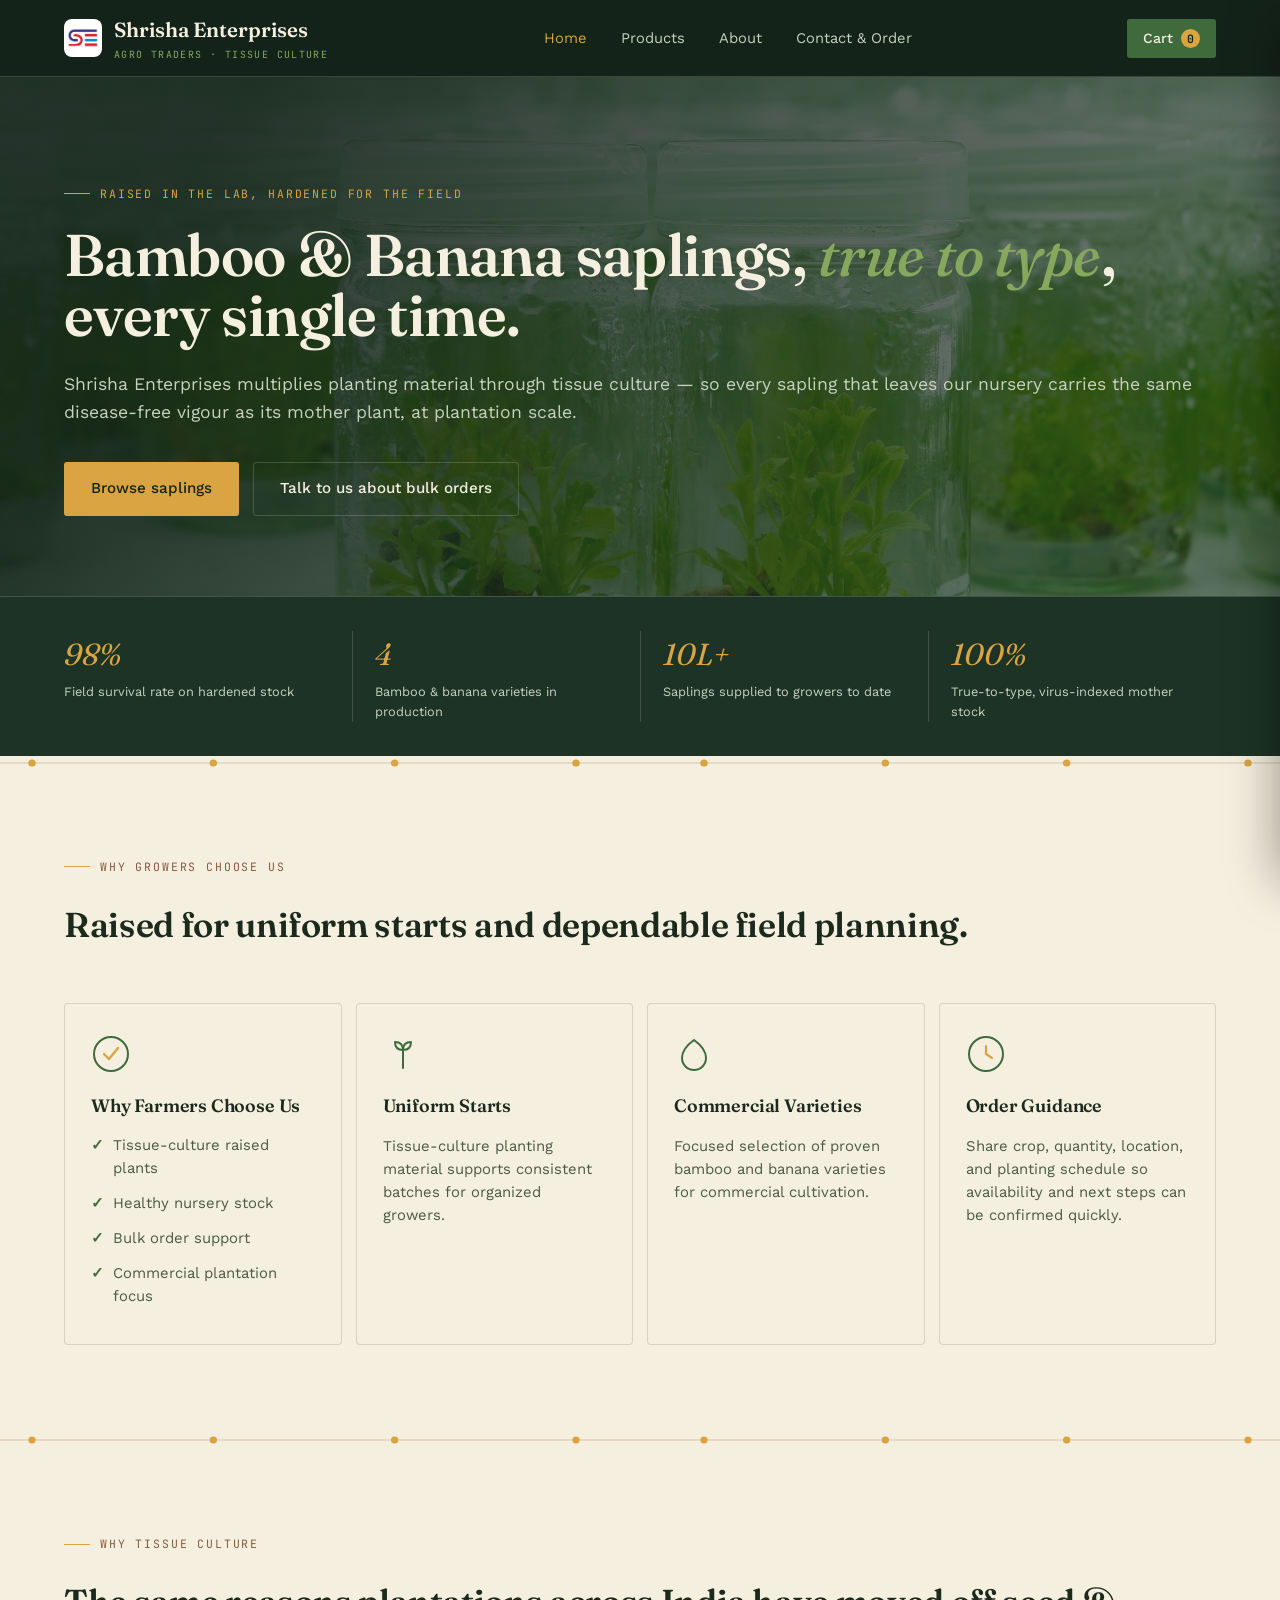
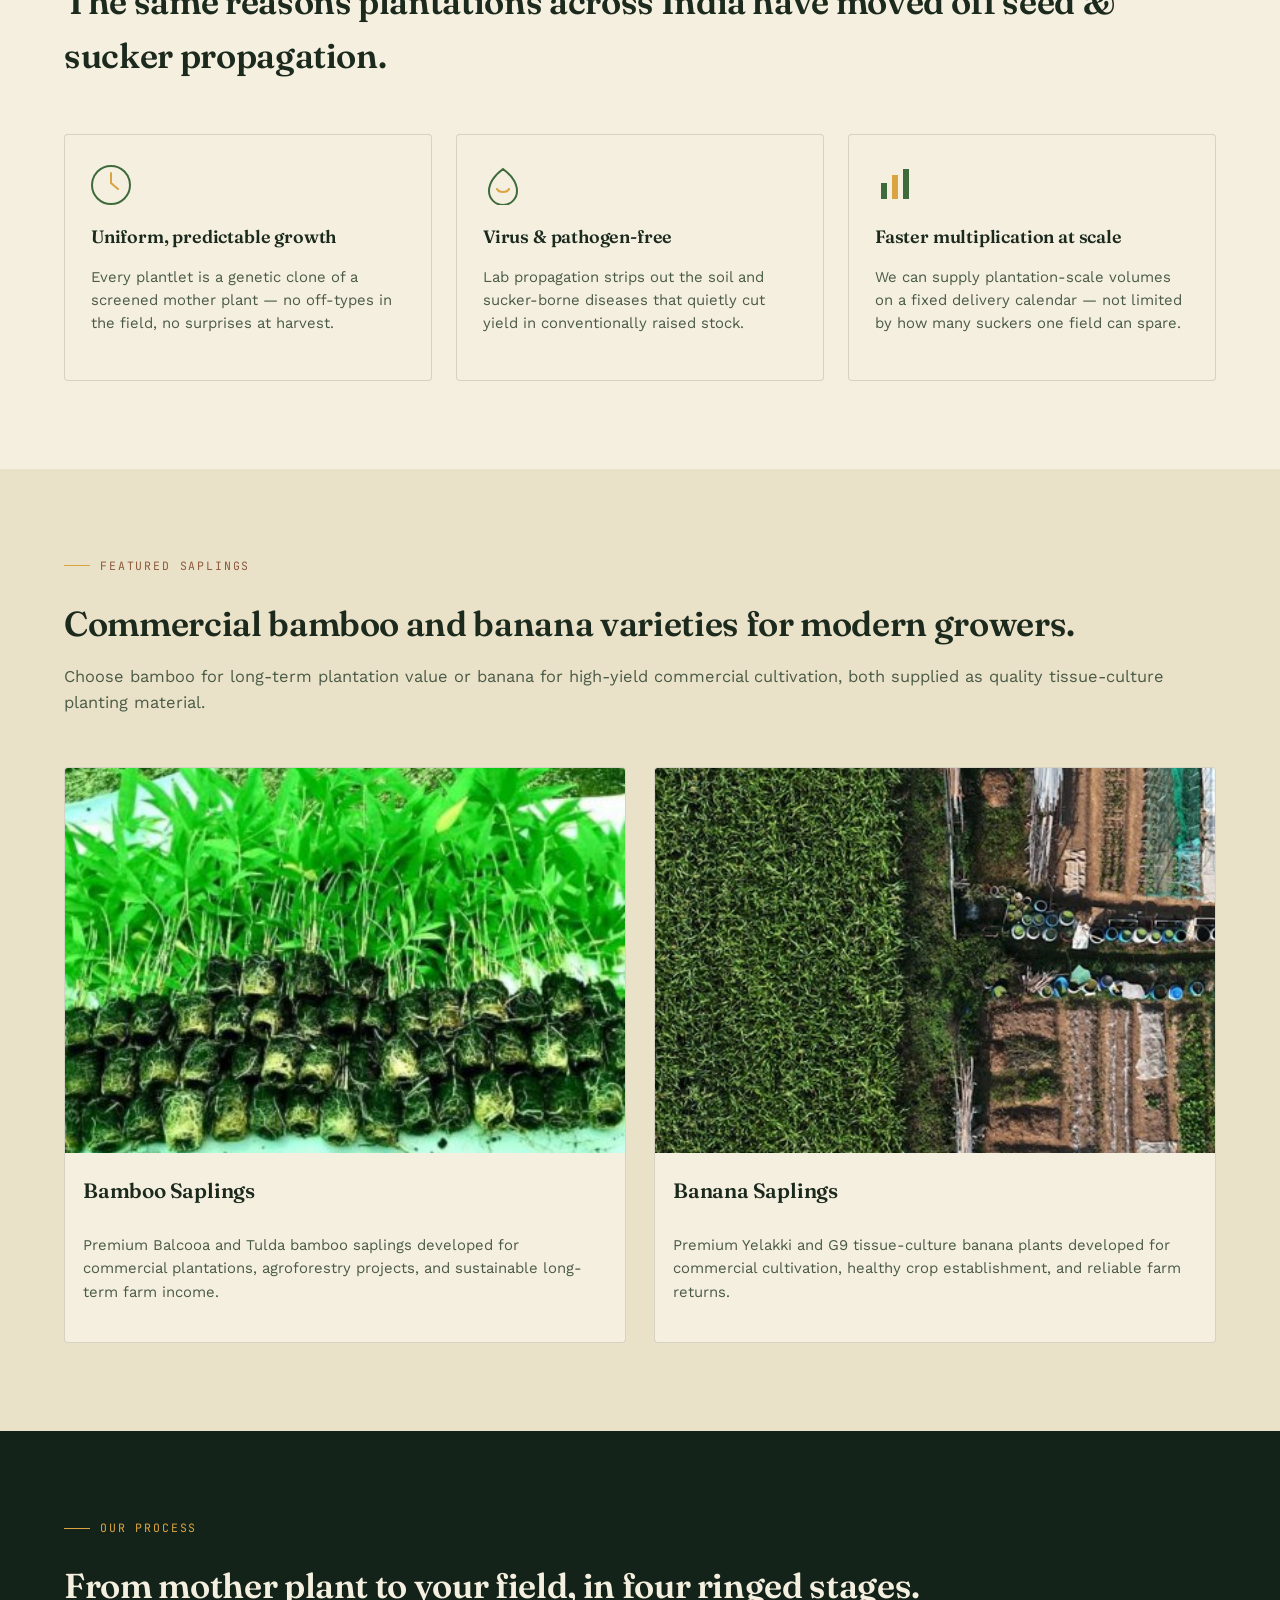
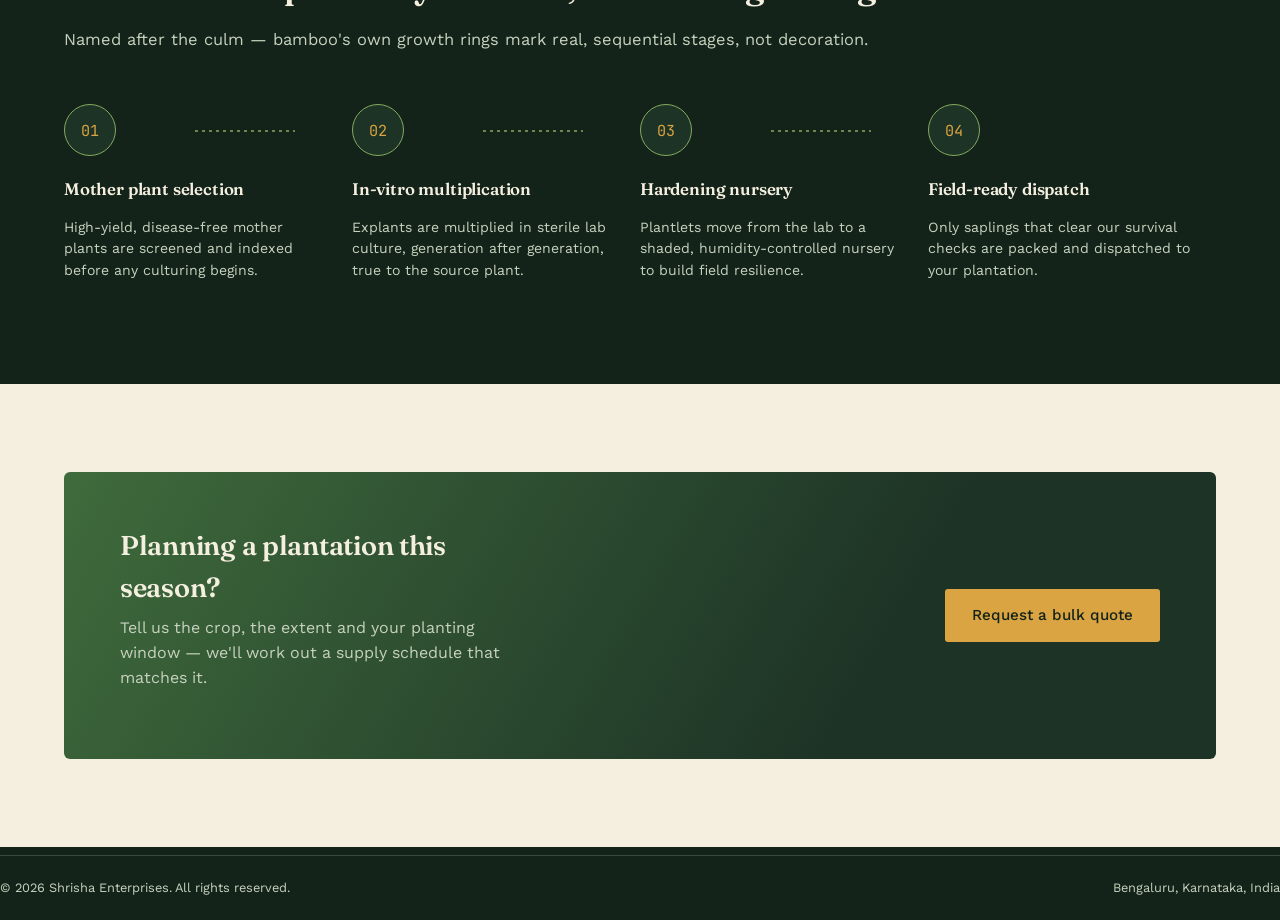
<file: index.html>
<!doctype html>
<html lang="en">
<head>
<!-- Google Tag Manager -->
<script>(function(w,d,s,l,i){w[l]=w[l]||[];w[l].push({'gtm.start':
new Date().getTime(),event:'gtm.js'});var f=d.getElementsByTagName(s)[0],
j=d.createElement(s),dl=l!='dataLayer'?'&l='+l:'';j.async=true;j.src=
'https://www.googletagmanager.com/gtm.js?id='+i+dl;f.parentNode.insertBefore(j,f);
})(window,document,'script','dataLayer','GTM-NHGCB5C5');</script>
<!-- End Google Tag Manager -->
<meta charset="UTF-8">
<meta name="viewport" content="width=device-width, initial-scale=1.0">
<title>Shrisha Enterprises — Tissue Culture Bamboo &amp; Banana Saplings</title>
<meta name="description" content="Shrisha Enterprises supplies tissue-culture bamboo and banana saplings — virus-free, uniform, field-ready. Bulk orders across Karnataka and India.">
<link rel="stylesheet" href="css/style.css">
</head>
<body>
<!-- Google Tag Manager (noscript) -->
<noscript><iframe src="https://www.googletagmanager.com/ns.html?id=GTM-NHGCB5C5"
height="0" width="0" style="display:none;visibility:hidden"></iframe></noscript>
<!-- End Google Tag Manager (noscript) -->

<nav class="site-nav">
  <div class="wrap">
    <a href="index.html" class="brand">
      <span class="brand-mark"><img src="images/brand/logo.jpg" alt="Shrisha Enterprises logo"></span>
      <span><span class="brand-text">Shrisha Enterprises</span><span class="brand-sub">Agro Traders · Tissue Culture</span></span>
    </a>
    <div class="nav-links">
      <a href="index.html" class="active">Home</a>
      <a href="products.html">Products</a>
      <a href="about.html">About</a>
      <a href="contact.html">Contact &amp; Order</a>
    </div>
    <button class="nav-cart" data-open-cart aria-label="Open cart">
      Cart <span class="count" data-cart-count>0</span>
    </button>
    <button class="nav-toggle" aria-label="Menu">
      <svg width="24" height="24" viewBox="0 0 24 24"><path d="M3 6h18M3 12h18M3 18h18" stroke="currentColor" stroke-width="2"/></svg>
    </button>
  </div>
</nav>

<header class="hero hero-photo" style="background-image:linear-gradient(120deg, rgba(20,35,26,0.92) 15%, rgba(20,35,26,0.75) 45%, rgba(20,35,26,0.55) 100%), url('images/hero/tissue-culture-lab.jpg');">
  <div class="wrap">
    <div class="hero-text-block">
      <div class="eyebrow">Raised in the lab, hardened for the field</div>
      <h1>Bamboo &amp; Banana saplings, <em>true to type</em>, every single time.</h1>
      <p class="lede">Shrisha Enterprises multiplies planting material through tissue culture — so every sapling that leaves our nursery carries the same disease-free vigour as its mother plant, at plantation scale.</p>
      <div class="hero-ctas">
        <a href="products.html" class="btn btn-primary">Browse saplings</a>
        <a href="https://wa.me/919482977380?text=Hi%2C%20I%27m%20interested%20in%20bulk%20bamboo%2Fbanana%20saplings.%20Can%20you%20share%20more%20details%3F" class="btn btn-outline" target="_blank" rel="noopener">Talk to us about bulk orders</a>
      </div>
    </div>
  </div>
  <div class="trust-strip">
    <div class="wrap">
      <div class="trust-item"><div class="trust-num">98%</div><div class="trust-label">Field survival rate on hardened stock</div></div>
      <div class="trust-item"><div class="trust-num">4</div><div class="trust-label">Bamboo &amp; banana varieties in production</div></div>
      <div class="trust-item"><div class="trust-num">10L+</div><div class="trust-label">Saplings supplied to growers to date</div></div>
      <div class="trust-item"><div class="trust-num">100%</div><div class="trust-label">True-to-type, virus-indexed mother stock</div></div>
    </div>
  </div>
</header>

<div class="culm-rule" aria-hidden="true">
  <svg viewBox="0 0 1200 14" preserveAspectRatio="none"><line x1="0" y1="7" x2="1200" y2="7" stroke="#8B5A3D" stroke-opacity="0.3" stroke-width="1"/>
    <g fill="#D9A441">
      <circle cx="30" cy="7" r="3.5"/><circle cx="200" cy="7" r="3.5"/><circle cx="370" cy="7" r="3.5"/><circle cx="540" cy="7" r="3.5"/>
      <circle cx="660" cy="7" r="3.5"/><circle cx="830" cy="7" r="3.5"/><circle cx="1000" cy="7" r="3.5"/><circle cx="1170" cy="7" r="3.5"/>
    </g>
  </svg>
</div>

<section class="section">
  <div class="wrap">
    <div class="section-head">
      <div class="eyebrow">Why growers choose us</div>
      <h2>Raised for uniform starts and dependable field planning.</h2>
    </div>
    <div class="card-grid-4">
      <div class="feature-card">
        <svg class="fic" viewBox="0 0 40 40"><circle cx="20" cy="20" r="17" fill="none" stroke="#3F6B3C" stroke-width="2"/><path d="M13 20l5 5 9-11" stroke="#D9A441" stroke-width="2.4" fill="none" stroke-linecap="round" stroke-linejoin="round"/></svg>
        <h3>Why Farmers Choose Us</h3>
        <ul class="check-list">
          <li>Tissue-culture raised plants</li>
          <li>Healthy nursery stock</li>
          <li>Bulk order support</li>
          <li>Commercial plantation focus</li>
        </ul>
      </div>
      <div class="feature-card">
        <svg class="fic" viewBox="0 0 40 40"><path d="M20 34V16M20 16c-5 0-8-3-8-8 5 0 8 3 8 8zm0 0c5 0 8-3 8-8-5 0-8 3-8 8z" fill="none" stroke="#3F6B3C" stroke-width="2" stroke-linecap="round" stroke-linejoin="round"/></svg>
        <h3>Uniform Starts</h3>
        <p>Tissue-culture planting material supports consistent batches for organized growers.</p>
      </div>
      <div class="feature-card">
        <svg class="fic" viewBox="0 0 40 40"><path d="M20 6c7 5 12 11 12 18a12 12 0 1 1-24 0c0-7 5-13 12-18z" fill="none" stroke="#3F6B3C" stroke-width="2"/></svg>
        <h3>Commercial Varieties</h3>
        <p>Focused selection of proven bamboo and banana varieties for commercial cultivation.</p>
      </div>
      <div class="feature-card">
        <svg class="fic" viewBox="0 0 40 40"><circle cx="20" cy="20" r="17" fill="none" stroke="#3F6B3C" stroke-width="2"/><path d="M20 12v8l6 4" stroke="#D9A441" stroke-width="2.2" fill="none" stroke-linecap="round"/></svg>
        <h3>Order Guidance</h3>
        <p>Share crop, quantity, location, and planting schedule so availability and next steps can be confirmed quickly.</p>
      </div>
    </div>
  </div>
</section>

<div class="culm-rule" aria-hidden="true">
  <svg viewBox="0 0 1200 14" preserveAspectRatio="none"><line x1="0" y1="7" x2="1200" y2="7" stroke="#8B5A3D" stroke-opacity="0.3" stroke-width="1"/>
    <g fill="#D9A441"><circle cx="30" cy="7" r="3.5"/><circle cx="200" cy="7" r="3.5"/><circle cx="370" cy="7" r="3.5"/><circle cx="540" cy="7" r="3.5"/><circle cx="660" cy="7" r="3.5"/><circle cx="830" cy="7" r="3.5"/><circle cx="1000" cy="7" r="3.5"/><circle cx="1170" cy="7" r="3.5"/></g>
  </svg>
</div>

<section class="section">
  <div class="wrap">
    <div class="section-head">
      <div class="eyebrow">Why tissue culture</div>
      <h2>The same reasons plantations across India have moved off seed &amp; sucker propagation.</h2>
    </div>
    <div class="card-grid-3">
      <div class="feature-card">
        <svg class="fic" viewBox="0 0 40 40"><circle cx="20" cy="20" r="19" fill="none" stroke="#3F6B3C" stroke-width="2"/><path d="M20 8v10l7 6" stroke="#D9A441" stroke-width="2" fill="none" stroke-linecap="round"/></svg>
        <h3>Uniform, predictable growth</h3>
        <p>Every plantlet is a genetic clone of a screened mother plant — no off-types in the field, no surprises at harvest.</p>
      </div>
      <div class="feature-card">
        <svg class="fic" viewBox="0 0 40 40"><path d="M20 4c8 6 14 14 14 22a14 14 0 1 1-28 0c0-8 6-16 14-22z" fill="none" stroke="#3F6B3C" stroke-width="2"/><path d="M14 24c2 4 10 4 12 0" stroke="#D9A441" stroke-width="2" fill="none" stroke-linecap="round"/></svg>
        <h3>Virus &amp; pathogen-free</h3>
        <p>Lab propagation strips out the soil and sucker-borne diseases that quietly cut yield in conventionally raised stock.</p>
      </div>
      <div class="feature-card">
        <svg class="fic" viewBox="0 0 40 40"><rect x="6" y="18" width="6" height="16" fill="#3F6B3C"/><rect x="17" y="10" width="6" height="24" fill="#D9A441"/><rect x="28" y="4" width="6" height="30" fill="#3F6B3C"/></svg>
        <h3>Faster multiplication at scale</h3>
        <p>We can supply plantation-scale volumes on a fixed delivery calendar — not limited by how many suckers one field can spare.</p>
      </div>
    </div>
  </div>
</section>

<section class="section section-soft">
  <div class="wrap">
    <div class="section-head">
      <div class="eyebrow">Featured saplings</div>
      <h2>Commercial bamboo and banana varieties for modern growers.</h2>
      <p>Choose bamboo for long-term plantation value or banana for high-yield commercial cultivation, both supplied as quality tissue-culture planting material.</p>
    </div>
    <div class="card-grid-2" id="featured-products"></div>
  </div>
</section>

<section class="section section-dark">
  <div class="wrap">
    <div class="section-head">
      <div class="eyebrow">Our process</div>
      <h2>From mother plant to your field, in four ringed stages.</h2>
      <p>Named after the culm — bamboo's own growth rings mark real, sequential stages, not decoration.</p>
    </div>
    <div class="timeline">
      <div class="tl-step">
        <div class="tl-node">01</div>
        <h4>Mother plant selection</h4>
        <p>High-yield, disease-free mother plants are screened and indexed before any culturing begins.</p>
        <div class="tl-connector"><svg viewBox="0 0 100 2"><line x1="0" y1="1" x2="100" y2="1" stroke="#86A85E" stroke-width="1.5" stroke-dasharray="3 4"/></svg></div>
      </div>
      <div class="tl-step">
        <div class="tl-node">02</div>
        <h4>In-vitro multiplication</h4>
        <p>Explants are multiplied in sterile lab culture, generation after generation, true to the source plant.</p>
        <div class="tl-connector"><svg viewBox="0 0 100 2"><line x1="0" y1="1" x2="100" y2="1" stroke="#86A85E" stroke-width="1.5" stroke-dasharray="3 4"/></svg></div>
      </div>
      <div class="tl-step">
        <div class="tl-node">03</div>
        <h4>Hardening nursery</h4>
        <p>Plantlets move from the lab to a shaded, humidity-controlled nursery to build field resilience.</p>
        <div class="tl-connector"><svg viewBox="0 0 100 2"><line x1="0" y1="1" x2="100" y2="1" stroke="#86A85E" stroke-width="1.5" stroke-dasharray="3 4"/></svg></div>
      </div>
      <div class="tl-step">
        <div class="tl-node">04</div>
        <h4>Field-ready dispatch</h4>
        <p>Only saplings that clear our survival checks are packed and dispatched to your plantation.</p>
      </div>
    </div>
  </div>
</section>

<section class="section">
  <div class="wrap">
    <div class="cta-strip">
      <div>
        <h3>Planning a plantation this season?</h3>
        <p>Tell us the crop, the extent and your planting window — we'll work out a supply schedule that matches it.</p>
      </div>
      <a href="contact.html" class="btn btn-primary">Request a bulk quote</a>
    </div>
  </div>
</section>

<footer class="site-footer">
  <div class="wrap footer-bottom">
    <span>© 2026 Shrisha Enterprises. All rights reserved.</span>
    <span>Bengaluru, Karnataka, India</span>
  </div>
</footer>

<!-- cart drawer -->
<div class="cart-overlay"></div>
<div class="cart-drawer">
  <div class="cart-head"><h3>Your cart</h3><button class="cart-close" aria-label="Close cart">&times;</button></div>
  <div class="cart-items"></div>
  <div class="cart-foot">
    <div class="cart-total-row"><span>Estimated total</span><strong data-cart-total>₹0</strong></div>
    <a href="contact.html" class="btn btn-primary btn-block">Proceed to order</a>
  </div>
</div>

<script src="js/cart.js"></script>
<script>
  const FEATURED_CATEGORIES = [
    {
      category: "bamboo",
      title: "Bamboo Saplings",
      desc: "Premium Balcooa and Tulda bamboo saplings developed for commercial plantations, agroforestry projects, and sustainable long-term farm income.",
      img: "images/products/bamboo-saplings-bundle.jpeg"
    },
    {
      category: "banana",
      title: "Banana Saplings",
      desc: "Premium Yelakki and G9 tissue-culture banana plants developed for commercial cultivation, healthy crop establishment, and reliable farm returns.",
      img: "images/products/banana-field-aerial.jpg"
    }
  ];

  document.getElementById("featured-products").innerHTML = FEATURED_CATEGORIES.map(c => `
    <a href="products.html" class="produce-card" style="display:flex; flex-direction:column;">
      <div class="produce-art">
        <div class="produce-tag">${c.category}</div>
        <img src="${c.img}" alt="${c.title}" style="width:100%; height:100%; object-fit:cover;">
      </div>
      <div class="produce-body">
        <h3>${c.title}</h3>
        <p class="desc">${c.desc}</p>
      </div>
    </a>
  `).join("");
</script>
</body>
</html>
</file>
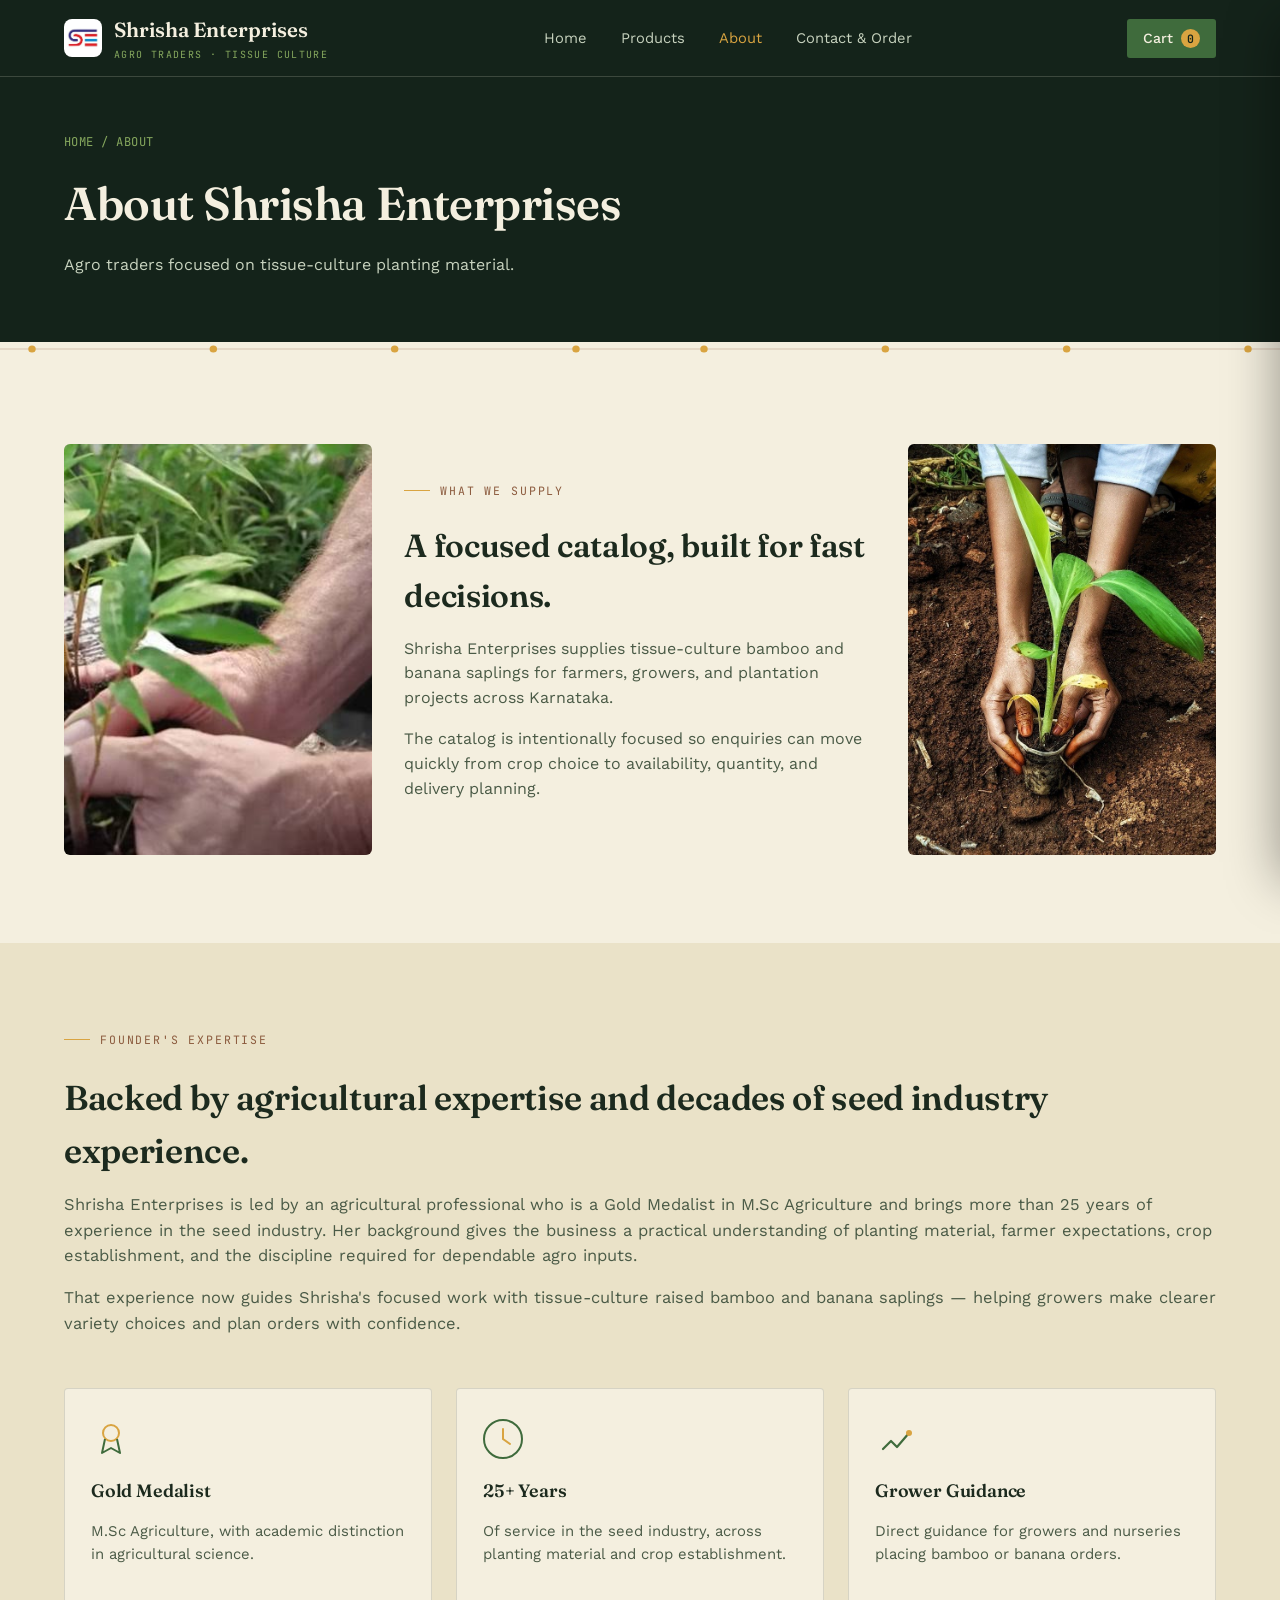
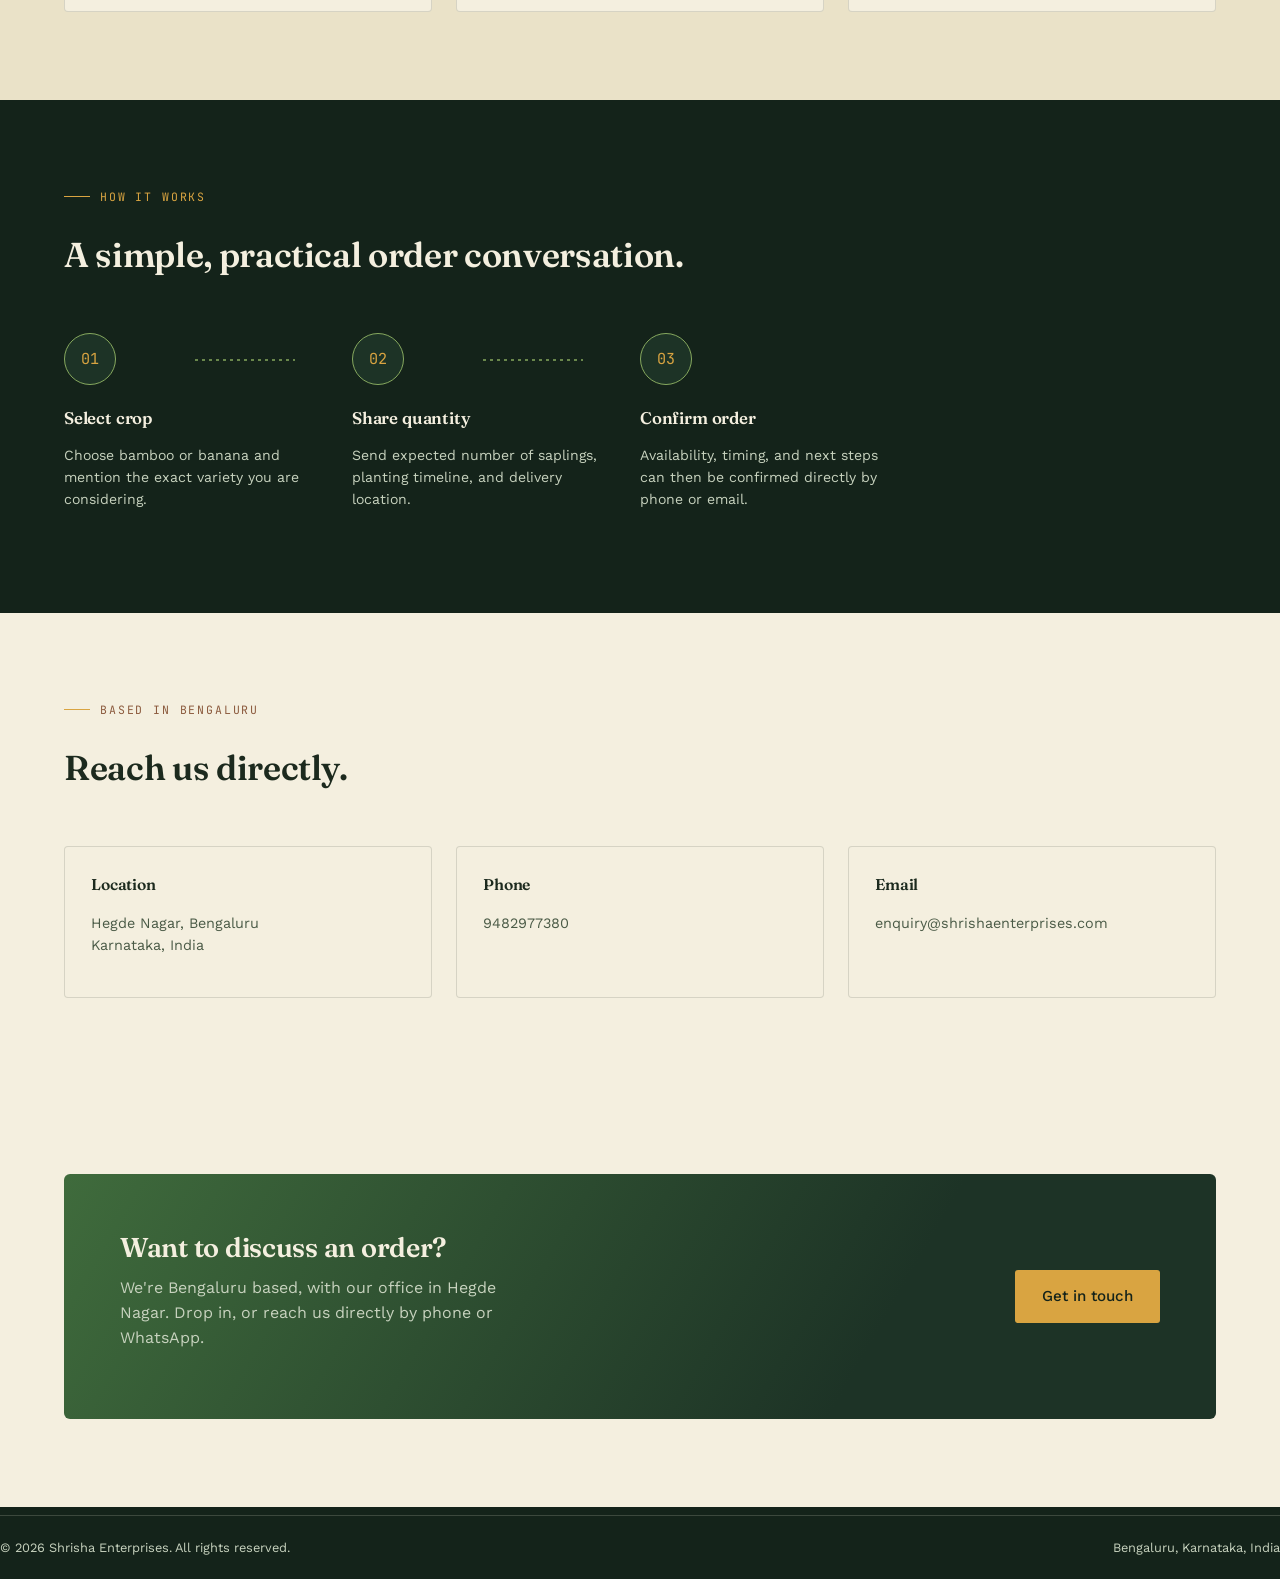
<file: about.html>
<!doctype html>
<html lang="en">
<head>
<!-- Google Tag Manager -->
<script>(function(w,d,s,l,i){w[l]=w[l]||[];w[l].push({'gtm.start':
new Date().getTime(),event:'gtm.js'});var f=d.getElementsByTagName(s)[0],
j=d.createElement(s),dl=l!='dataLayer'?'&l='+l:'';j.async=true;j.src=
'https://www.googletagmanager.com/gtm.js?id='+i+dl;f.parentNode.insertBefore(j,f);
})(window,document,'script','dataLayer','GTM-NHGCB5C5');</script>
<!-- End Google Tag Manager -->
<meta charset="UTF-8">
<meta name="viewport" content="width=device-width, initial-scale=1.0">
<title>About Us | Shrisha Enterprises</title>
<meta name="description" content="Shrisha Enterprises is a Bengaluru-based agro trading business supplying tissue-culture bamboo and banana saplings to growers across India.">
<link rel="stylesheet" href="css/style.css">
</head>
<body>
<!-- Google Tag Manager (noscript) -->
<noscript><iframe src="https://www.googletagmanager.com/ns.html?id=GTM-NHGCB5C5"
height="0" width="0" style="display:none;visibility:hidden"></iframe></noscript>
<!-- End Google Tag Manager (noscript) -->

<nav class="site-nav">
  <div class="wrap">
    <a href="index.html" class="brand">
      <span class="brand-mark"><img src="images/brand/logo.jpg" alt="Shrisha Enterprises logo"></span>
      <span><span class="brand-text">Shrisha Enterprises</span><span class="brand-sub">Agro Traders · Tissue Culture</span></span>
    </a>
    <div class="nav-links">
      <a href="index.html">Home</a>
      <a href="products.html">Products</a>
      <a href="about.html" class="active">About</a>
      <a href="contact.html">Contact &amp; Order</a>
    </div>
    <button class="nav-cart" data-open-cart aria-label="Open cart">
      Cart <span class="count" data-cart-count>0</span>
    </button>
    <button class="nav-toggle" aria-label="Menu">
      <svg width="24" height="24" viewBox="0 0 24 24"><path d="M3 6h18M3 12h18M3 18h18" stroke="currentColor" stroke-width="2"/></svg>
    </button>
  </div>
</nav>

<header class="page-hero">
  <div class="wrap">
    <div class="breadcrumb">HOME / ABOUT</div>
    <h1>About Shrisha Enterprises</h1>
    <p>Agro traders focused on tissue-culture planting material.</p>
  </div>
</header>

<div class="culm-rule" aria-hidden="true">
  <svg viewBox="0 0 1200 14" preserveAspectRatio="none"><line x1="0" y1="7" x2="1200" y2="7" stroke="#8B5A3D" stroke-opacity="0.3" stroke-width="1"/>
    <g fill="#D9A441"><circle cx="30" cy="7" r="3.5"/><circle cx="200" cy="7" r="3.5"/><circle cx="370" cy="7" r="3.5"/><circle cx="540" cy="7" r="3.5"/><circle cx="660" cy="7" r="3.5"/><circle cx="830" cy="7" r="3.5"/><circle cx="1000" cy="7" r="3.5"/><circle cx="1170" cy="7" r="3.5"/></g>
  </svg>
</div>

<section class="section">
  <div class="wrap supply-split">
    <div>
      <img src="images/products/bamboo-sapling-planting.jpg" alt="Hands transplanting bamboo saplings in the nursery" style="width:100%; height:100%; object-fit:cover; border-radius:6px; aspect-ratio:3/4;">
    </div>
    <div>
      <div class="eyebrow" style="color:var(--clay);">What we supply</div>
      <h2 style="font-size:2rem; margin-bottom:16px;">A focused catalog, built for fast decisions.</h2>
      <p style="color:var(--text-soft); margin-bottom:14px;">Shrisha Enterprises supplies tissue-culture bamboo and banana saplings for farmers, growers, and plantation projects across Karnataka.</p>
      <p style="color:var(--text-soft);">The catalog is intentionally focused so enquiries can move quickly from crop choice to availability, quantity, and delivery planning.</p>
    </div>
    <div>
      <img src="images/products/banana-sapling-planting.jpg" alt="Hands planting a tissue-culture banana sapling" style="width:100%; height:100%; object-fit:cover; border-radius:6px; aspect-ratio:3/4;">
    </div>
  </div>
</section>


<section class="section section-soft">
  <div class="wrap">
    <div class="section-head">
      <div class="eyebrow" style="color:var(--clay);">Founder's expertise</div>
      <h2>Backed by agricultural expertise and decades of seed industry experience.</h2>
      <p>Shrisha Enterprises is led by an agricultural professional who is a Gold Medalist in M.Sc Agriculture and brings more than 25 years of experience in the seed industry. Her background gives the business a practical understanding of planting material, farmer expectations, crop establishment, and the discipline required for dependable agro inputs.</p>
      <p>That experience now guides Shrisha's focused work with tissue-culture raised bamboo and banana saplings — helping growers make clearer variety choices and plan orders with confidence.</p>
    </div>
    <div class="card-grid-3">
      <div class="feature-card">
        <svg class="fic" viewBox="0 0 40 40"><circle cx="20" cy="14" r="8" fill="none" stroke="#D9A441" stroke-width="2"/><path d="M14 20l-3 14 9-5 9 5-3-14" fill="none" stroke="#3F6B3C" stroke-width="2" stroke-linejoin="round"/></svg>
        <h3>Gold Medalist</h3>
        <p>M.Sc Agriculture, with academic distinction in agricultural science.</p>
      </div>
      <div class="feature-card">
        <svg class="fic" viewBox="0 0 40 40"><circle cx="20" cy="20" r="19" fill="none" stroke="#3F6B3C" stroke-width="2"/><path d="M20 10v10l7 5" stroke="#D9A441" stroke-width="2" fill="none" stroke-linecap="round"/></svg>
        <h3>25+ Years</h3>
        <p>Of service in the seed industry, across planting material and crop establishment.</p>
      </div>
      <div class="feature-card">
        <svg class="fic" viewBox="0 0 40 40"><path d="M8 30l8-8 6 6 12-14" stroke="#3F6B3C" stroke-width="2.2" fill="none" stroke-linecap="round" stroke-linejoin="round"/><circle cx="34" cy="14" r="3" fill="#D9A441"/></svg>
        <h3>Grower Guidance</h3>
        <p>Direct guidance for growers and nurseries placing bamboo or banana orders.</p>
      </div>
    </div>
  </div>
</section>

<section class="section section-dark">
  <div class="wrap">
    <div class="section-head">
      <div class="eyebrow">How it works</div>
      <h2>A simple, practical order conversation.</h2>
    </div>
    <div class="timeline">
      <div class="tl-step">
        <div class="tl-node">01</div>
        <h4>Select crop</h4>
        <p>Choose bamboo or banana and mention the exact variety you are considering.</p>
        <div class="tl-connector"><svg viewBox="0 0 100 2"><line x1="0" y1="1" x2="100" y2="1" stroke="#86A85E" stroke-width="1.5" stroke-dasharray="3 4"/></svg></div>
      </div>
      <div class="tl-step">
        <div class="tl-node">02</div>
        <h4>Share quantity</h4>
        <p>Send expected number of saplings, planting timeline, and delivery location.</p>
        <div class="tl-connector"><svg viewBox="0 0 100 2"><line x1="0" y1="1" x2="100" y2="1" stroke="#86A85E" stroke-width="1.5" stroke-dasharray="3 4"/></svg></div>
      </div>
      <div class="tl-step">
        <div class="tl-node">03</div>
        <h4>Confirm order</h4>
        <p>Availability, timing, and next steps can then be confirmed directly by phone or email.</p>
      </div>
    </div>
  </div>
</section>

<section class="section">
  <div class="wrap">
    <div class="section-head">
      <div class="eyebrow" style="color:var(--clay);">Based in Bengaluru</div>
      <h2>Reach us directly.</h2>
    </div>
    <div class="card-grid-3">
      <div class="info-card">
        <h4>Location</h4>
        <p>Hegde Nagar, Bengaluru<br>Karnataka, India</p>
      </div>
      <div class="info-card">
        <h4>Phone</h4>
        <p><a href="tel:+919482977380">9482977380</a></p>
      </div>
      <div class="info-card">
        <h4>Email</h4>
        <p><a href="mailto:enquiry@shrishaenterprises.com">enquiry@shrishaenterprises.com</a></p>
      </div>
    </div>
  </div>
</section>

<section class="section">
  <div class="wrap">
    <div class="cta-strip">
      <div>
        <h3>Want to discuss an order?</h3>
        <p>We're Bengaluru based, with our office in Hegde Nagar. Drop in, or reach us directly by phone or WhatsApp.</p>
      </div>
      <a href="contact.html" class="btn btn-primary">Get in touch</a>
    </div>
  </div>
</section>

<footer class="site-footer">
  <div class="wrap footer-bottom">
    <span>© 2026 Shrisha Enterprises. All rights reserved.</span>
    <span>Bengaluru, Karnataka, India</span>
  </div>
</footer>

<div class="cart-overlay"></div>
<div class="cart-drawer">
  <div class="cart-head"><h3>Your cart</h3><button class="cart-close" aria-label="Close cart">&times;</button></div>
  <div class="cart-items"></div>
  <div class="cart-foot">
    <div class="cart-total-row"><span>Estimated total</span><strong data-cart-total>₹0</strong></div>
    <a href="contact.html" class="btn btn-primary btn-block">Proceed to order</a>
  </div>
</div>

<script src="js/cart.js"></script>
</body>
</html>
</file>
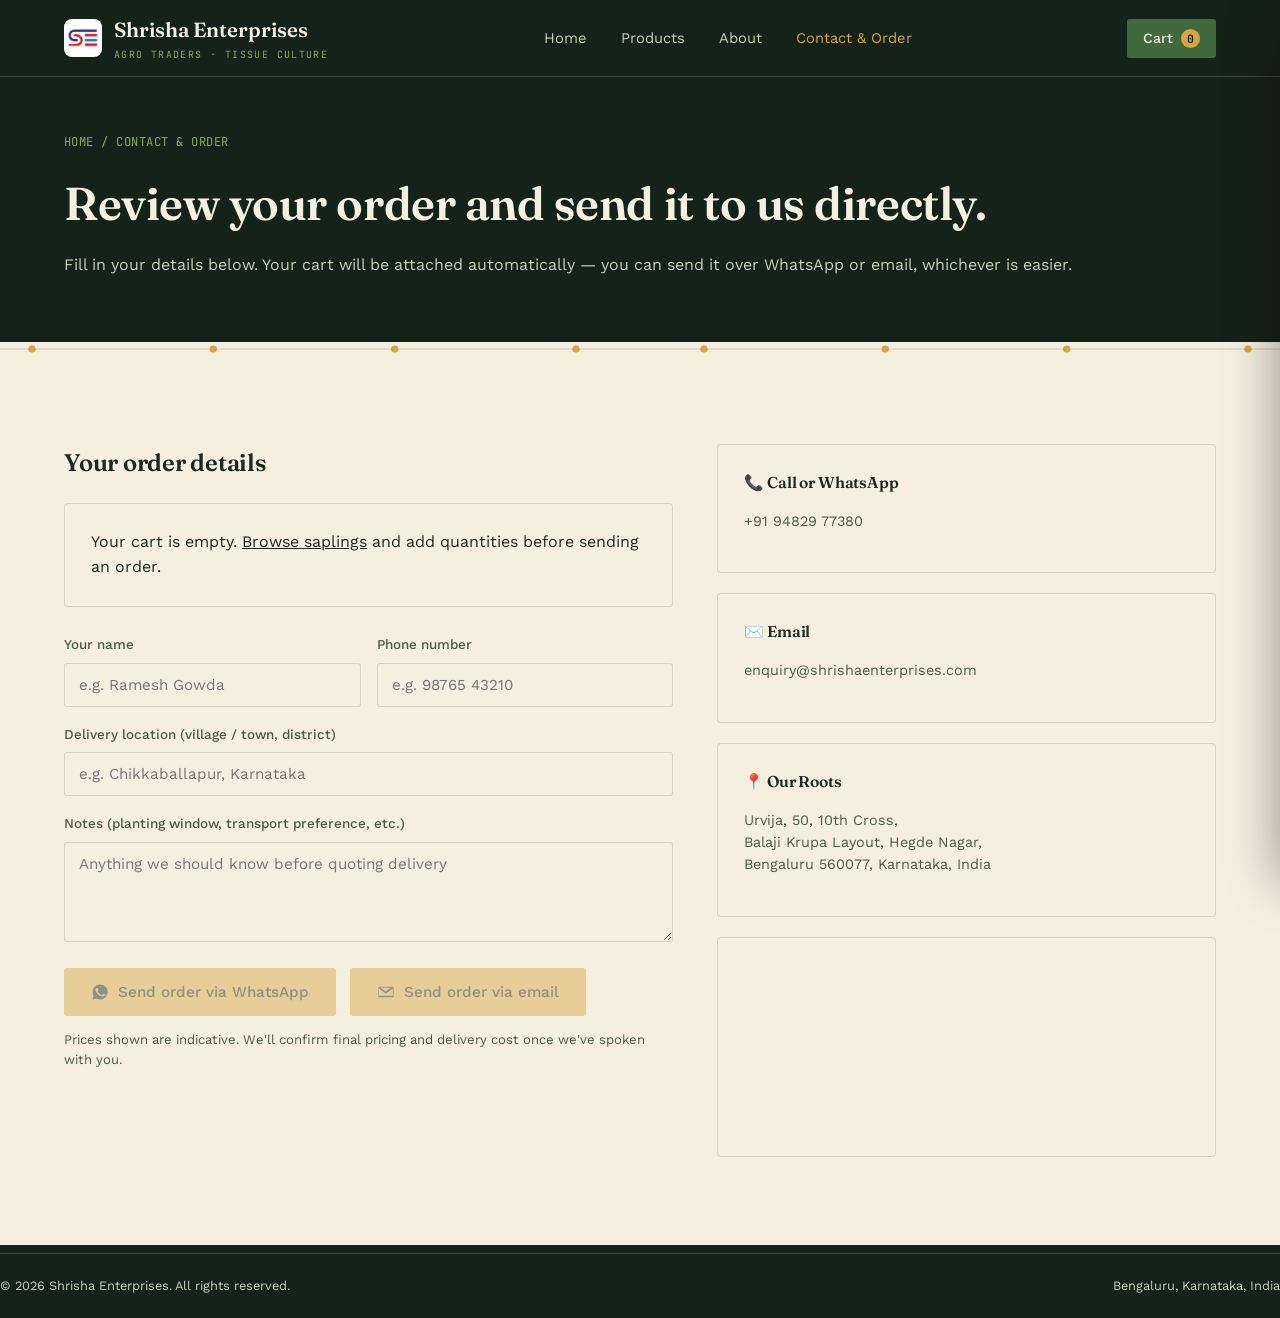
<file: contact.html>
<!doctype html>
<html lang="en">
<head>
<!-- Google Tag Manager -->
<script>(function(w,d,s,l,i){w[l]=w[l]||[];w[l].push({'gtm.start':
new Date().getTime(),event:'gtm.js'});var f=d.getElementsByTagName(s)[0],
j=d.createElement(s),dl=l!='dataLayer'?'&l='+l:'';j.async=true;j.src=
'https://www.googletagmanager.com/gtm.js?id='+i+dl;f.parentNode.insertBefore(j,f);
})(window,document,'script','dataLayer','GTM-NHGCB5C5');</script>
<!-- End Google Tag Manager -->
<meta charset="UTF-8">
<meta name="viewport" content="width=device-width, initial-scale=1.0">
<title>Contact &amp; Place an Order | Shrisha Enterprises</title>
<meta name="description" content="Get in touch with Shrisha Enterprises or place a bulk order for bamboo and banana tissue-culture saplings via WhatsApp or email.">
<link rel="stylesheet" href="css/style.css">
</head>
<body>
<!-- Google Tag Manager (noscript) -->
<noscript><iframe src="https://www.googletagmanager.com/ns.html?id=GTM-NHGCB5C5"
height="0" width="0" style="display:none;visibility:hidden"></iframe></noscript>
<!-- End Google Tag Manager (noscript) -->

<nav class="site-nav">
  <div class="wrap">
    <a href="index.html" class="brand">
      <span class="brand-mark"><img src="images/brand/logo.jpg" alt="Shrisha Enterprises logo"></span>
      <span><span class="brand-text">Shrisha Enterprises</span><span class="brand-sub">Agro Traders · Tissue Culture</span></span>
    </a>
    <div class="nav-links">
      <a href="index.html">Home</a>
      <a href="products.html">Products</a>
      <a href="about.html">About</a>
      <a href="contact.html" class="active">Contact &amp; Order</a>
    </div>
    <button class="nav-cart" data-open-cart aria-label="Open cart">
      Cart <span class="count" data-cart-count>0</span>
    </button>
    <button class="nav-toggle" aria-label="Menu">
      <svg width="24" height="24" viewBox="0 0 24 24"><path d="M3 6h18M3 12h18M3 18h18" stroke="currentColor" stroke-width="2"/></svg>
    </button>
  </div>
</nav>

<header class="page-hero">
  <div class="wrap">
    <div class="breadcrumb">HOME / CONTACT &amp; ORDER</div>
    <h1>Review your order and send it to us directly.</h1>
    <p>Fill in your details below. Your cart will be attached automatically — you can send it over WhatsApp or email, whichever is easier.</p>
  </div>
</header>

<div class="culm-rule" aria-hidden="true">
  <svg viewBox="0 0 1200 14" preserveAspectRatio="none"><line x1="0" y1="7" x2="1200" y2="7" stroke="#8B5A3D" stroke-opacity="0.3" stroke-width="1"/>
    <g fill="#D9A441"><circle cx="30" cy="7" r="3.5"/><circle cx="200" cy="7" r="3.5"/><circle cx="370" cy="7" r="3.5"/><circle cx="540" cy="7" r="3.5"/><circle cx="660" cy="7" r="3.5"/><circle cx="830" cy="7" r="3.5"/><circle cx="1000" cy="7" r="3.5"/><circle cx="1170" cy="7" r="3.5"/></g>
  </svg>
</div>

<section class="section">
  <div class="wrap" style="display:grid; grid-template-columns:1.1fr 0.9fr; gap:44px; align-items:start;">
    <div>
      <h2 style="font-size:1.5rem; margin-bottom:22px;">Your order details</h2>
      <div id="order-summary" style="margin-bottom:28px;"></div>

      <div class="field-row">
        <div class="field">
          <label for="f-name">Your name</label>
          <input type="text" id="f-name" placeholder="e.g. Ramesh Gowda">
        </div>
        <div class="field">
          <label for="f-phone">Phone number</label>
          <input type="tel" id="f-phone" placeholder="e.g. 98765 43210">
        </div>
      </div>
      <div class="field">
        <label for="f-place">Delivery location (village / town, district)</label>
        <input type="text" id="f-place" placeholder="e.g. Chikkaballapur, Karnataka">
      </div>
      <div class="field">
        <label for="f-notes">Notes (planting window, transport preference, etc.)</label>
        <textarea id="f-notes" placeholder="Anything we should know before quoting delivery"></textarea>
      </div>

      <div style="display:flex; gap:14px; flex-wrap:wrap; margin-top:8px;">
        <button class="btn btn-primary" data-checkout-btn onclick="submitOrder('whatsapp')">
          <svg width="18" height="18" viewBox="0 0 24 24" fill="currentColor"><path d="M12 2a10 10 0 00-8.6 15L2 22l5.2-1.4A10 10 0 1012 2zm5.8 14.2c-.3.7-1.4 1.3-2 1.4-.5.1-1.1.2-3.5-.7-3-1.2-4.9-4.2-5-4.4-.1-.2-1.2-1.6-1.2-3 0-1.4.7-2.1 1-2.4.3-.3.6-.4.8-.4h.6c.2 0 .4 0 .6.5.2.5.7 1.8.8 1.9.1.2.1.4 0 .6-.1.2-.2.3-.4.5-.2.2-.4.4-.5.6-.2.2-.4.4-.2.7.2.4 1 1.6 2.1 2.6 1.4 1.3 2.6 1.7 3 1.9.4.2.6.1.8-.1.2-.2.9-1 1.1-1.4.2-.4.5-.3.8-.2.3.1 1.9.9 2.3 1.1.4.2.6.3.7.4.1.2.1.9-.2 1.6z"/></svg>
          Send order via WhatsApp
        </button>
        <button class="btn btn-primary" data-checkout-btn onclick="submitOrder('email')">
          <svg width="18" height="18" viewBox="0 0 24 24" fill="currentColor"><path d="M3 5h18a1 1 0 011 1v12a1 1 0 01-1 1H3a1 1 0 01-1-1V6a1 1 0 011-1zm18 2.24-8.6 6.45a1 1 0 01-1.2 0L2.6 7.24V17h18.4V7.24zM4.2 6l7.3 5.48L18.8 6H4.2z"/></svg>
          Send order via email
        </button>
      </div>
      <p class="note" style="margin-top:14px;">Prices shown are indicative. We'll confirm final pricing and delivery cost once we've spoken with you.</p>
    </div>

    <div style="display:flex; flex-direction:column; gap:20px;">
      <div class="info-card">
        <h4>📞 Call or WhatsApp</h4>
        <p><a href="tel:+919482977380">+91 94829 77380</a></p>
      </div>
      <div class="info-card">
        <h4>✉️ Email</h4>
        <p><a href="mailto:enquiry@shrishaenterprises.com">enquiry@shrishaenterprises.com</a></p>
      </div>
      <div class="info-card">
        <h4>📍 Our Roots</h4>
        <p>Urvija, 50, 10th Cross,<br>Balaji Krupa Layout, Hegde Nagar,<br>Bengaluru 560077, Karnataka, India</p>
      </div>
      <div class="map-frame" style="height:220px;">
        <iframe src="https://www.google.com/maps?q=Balaji+Krupa+Layout,+Hegde+Nagar,+Bengaluru+560077&output=embed" loading="lazy" title="Map to Shrisha Enterprises"></iframe>
      </div>
    </div>
  </div>
</section>

<footer class="site-footer">
  <div class="wrap footer-bottom">
    <span>© 2026 Shrisha Enterprises. All rights reserved.</span>
    <span>Bengaluru, Karnataka, India</span>
  </div>
</footer>

<div class="cart-overlay"></div>
<div class="cart-drawer">
  <div class="cart-head"><h3>Your cart</h3><button class="cart-close" aria-label="Close cart">&times;</button></div>
  <div class="cart-items"></div>
  <div class="cart-foot">
    <div class="cart-total-row"><span>Estimated total</span><strong data-cart-total>₹0</strong></div>
    <a href="products.html" class="btn btn-outline btn-block">Add more saplings</a>
  </div>
</div>

<script src="js/cart.js"></script>
<script>
  function renderOrderSummary(){
    const cart = getCart();
    const entries = Object.entries(cart);
    const el = document.getElementById("order-summary");
    if(entries.length === 0){
      el.innerHTML = `<div class="info-card">Your cart is empty. <a href="products.html" style="text-decoration:underline;">Browse saplings</a> and add quantities before sending an order.</div>`;
      return;
    }
    el.innerHTML = `<div class="info-card">
      ${entries.map(([id,qty])=>{
        const p = PRODUCTS.find(p=>p.id===id);
        if(!p) return "";
        return `<div style="display:flex; justify-content:space-between; padding:8px 0; border-bottom:1px dashed var(--line-light);">
          <span>${p.name} <span class="mono note">× ${qty}</span></span>
          <span class="mono">₹${qty*p.price}</span>
        </div>`;
      }).join("")}
      <div style="display:flex; justify-content:space-between; padding-top:14px; font-weight:600;">
        <span>Total</span><span class="mono">₹${cartTotal()}</span>
      </div>
    </div>`;
  }

  function submitOrder(channel){
    const name = document.getElementById("f-name").value.trim();
    const phone = document.getElementById("f-phone").value.trim();
    const place = document.getElementById("f-place").value.trim();
    const notes = document.getElementById("f-notes").value.trim();
    if(cartCount() === 0){
      showToast("Add at least one sapling to your cart first");
      return;
    }
    if(channel === "whatsapp"){
      sendOrderWhatsapp(name, phone, place, notes);
    } else {
      sendOrderEmail(name, phone, place, notes);
    }
  }

  renderOrderSummary();
  document.addEventListener("DOMContentLoaded", renderOrderSummary);
  window.addEventListener("storage", renderOrderSummary);
</script>
</body>
</html>
</file>
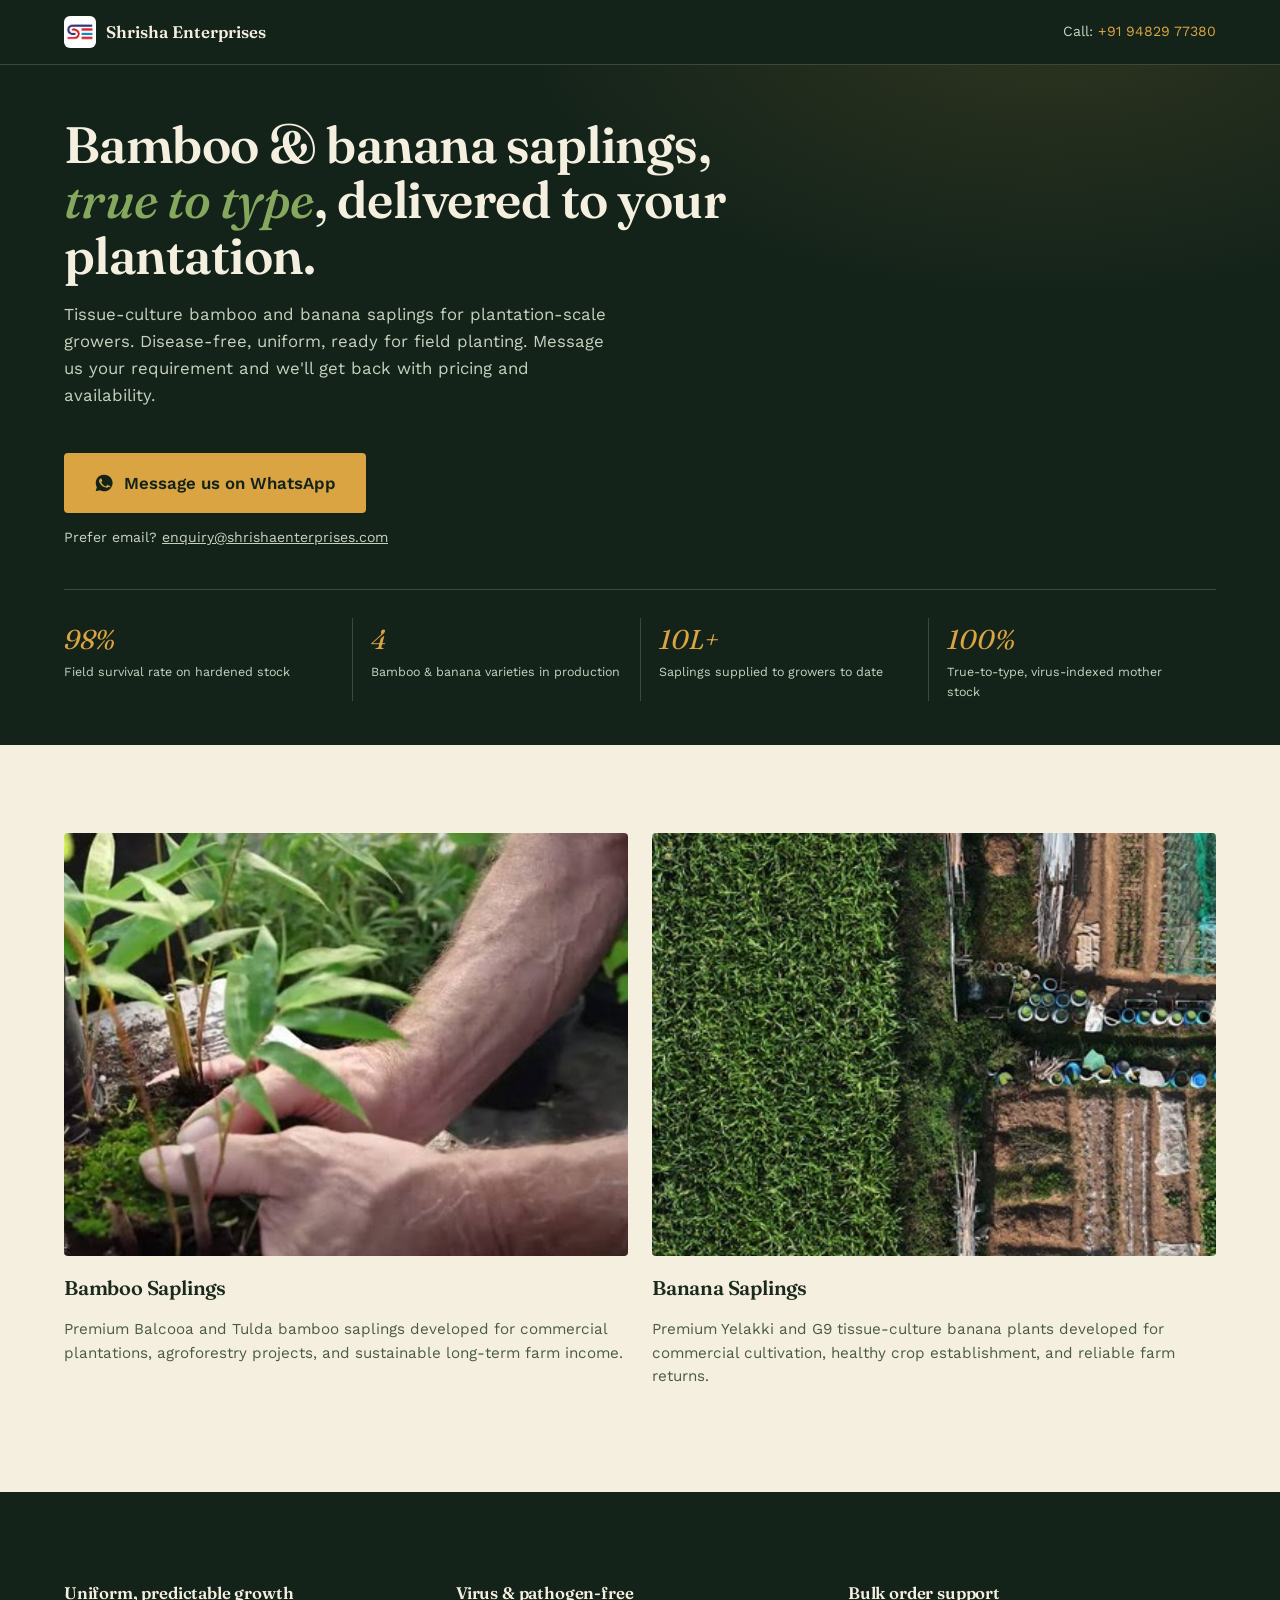
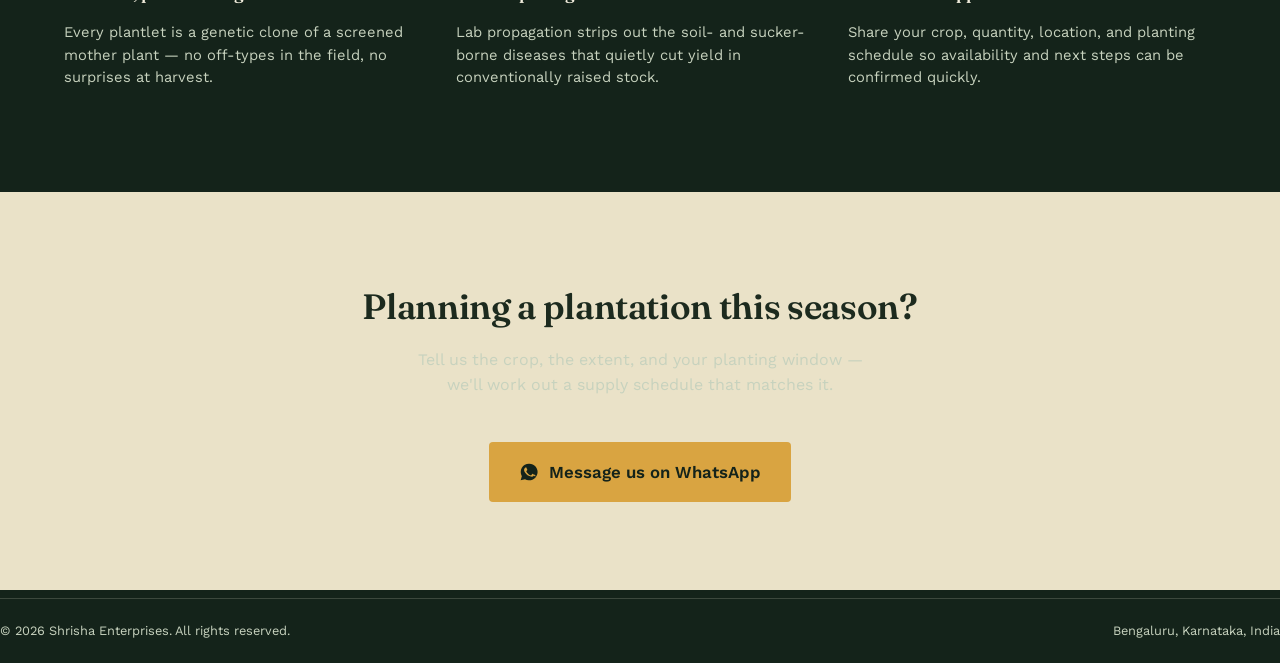
<file: get-saplings.html>
<!doctype html>
<html lang="en">
<head>
<!-- Google Tag Manager -->
<script>(function(w,d,s,l,i){w[l]=w[l]||[];w[l].push({'gtm.start':
new Date().getTime(),event:'gtm.js'});var f=d.getElementsByTagName(s)[0],
j=d.createElement(s),dl=l!='dataLayer'?'&l='+l:'';j.async=true;j.src=
'https://www.googletagmanager.com/gtm.js?id='+i+dl;f.parentNode.insertBefore(j,f);
})(window,document,'script','dataLayer','GTM-NHGCB5C5');</script>
<!-- End Google Tag Manager -->
<meta charset="UTF-8">
<meta name="viewport" content="width=device-width, initial-scale=1.0">
<title>Bamboo &amp; Banana Tissue-Culture Saplings, Bulk Supply | Shrisha Enterprises</title>
<meta name="description" content="Tissue-culture bamboo and banana saplings for plantation-scale growers in Karnataka. True-to-type, disease-free, delivered to your site. Message us on WhatsApp for pricing.">
<link rel="stylesheet" href="css/style.css">
<style>
  /* ---- page-specific: keep the header minimal, one job only ---- */
  .lp-header{
    background:var(--ink); border-bottom:1px solid var(--line-dark);
    padding:16px 0;
  }
  .lp-header .wrap{ display:flex; align-items:center; justify-content:space-between; }
  .lp-brand{ display:flex; align-items:center; gap:10px; }
  .lp-brand img{ width:32px; height:32px; border-radius:6px; background:#fff; padding:2px; }
  .lp-brand span{ font-family:var(--f-display); font-size:1.05rem; color:var(--text-light); font-weight:600; }
  .lp-call{ color:var(--text-light-dim); font-size:0.88rem; }
  .lp-call a{ color:var(--turmeric); }

  .lp-hero{
    background:
      radial-gradient(ellipse 900px 500px at 82% -10%, rgba(217,164,65,0.14), transparent 60%),
      linear-gradient(180deg, var(--ink) 0%, var(--ink) 100%);
    color:var(--text-light);
    padding:52px 0 44px;
  }
  .lp-hero h1{ font-size:clamp(2.1rem, 5.5vw, 3.2rem); line-height:1.08; max-width:20ch; }
  .lp-hero h1 em{ font-style:italic; color:var(--leaf); font-weight:500; }
  .lp-hero p.lede{ margin-top:18px; font-size:1.05rem; color:var(--text-light-dim); max-width:56ch; line-height:1.6; }

  .lp-cta{
    display:inline-flex; align-items:center; gap:10px;
    background:var(--turmeric); color:var(--ink); font-weight:600; font-size:1.05rem;
    padding:17px 30px; border-radius:4px; margin-top:28px;
  }
  .lp-cta svg{ flex:none; }
  .lp-subcta{ margin-top:14px; font-size:0.88rem; color:var(--text-light-dim); }
  .lp-subcta a{ text-decoration:underline; }

  .lp-stats{ display:grid; grid-template-columns:repeat(4,1fr); gap:0; margin-top:40px; border-top:1px solid var(--line-dark); padding-top:28px; }
  .lp-stat{ padding:0 18px; border-left:1px solid var(--line-dark); }
  .lp-stat:first-child{ border-left:none; padding-left:0; }
  .lp-stat-num{ font-family:var(--f-display); font-style:italic; font-size:1.7rem; color:var(--turmeric); }
  .lp-stat-label{ font-size:0.78rem; color:var(--text-light-dim); margin-top:2px; }

  .lp-products{ display:grid; grid-template-columns:1fr 1fr; gap:24px; }
  .lp-product-art{ aspect-ratio:4/3; overflow:hidden; border-radius:var(--radius); }
  .lp-product-art img{ width:100%; height:100%; object-fit:cover; }
  .lp-product h3{ font-size:1.25rem; margin:16px 0 6px; }
  .lp-product p{ color:var(--text-soft); font-size:0.95rem; }

  .lp-why{ display:grid; grid-template-columns:repeat(3,1fr); gap:24px; }
  .lp-why-item h4{ font-size:1.05rem; margin-bottom:6px; }
  .lp-why-item p{ color:var(--text-light-dim); font-size:0.92rem; }

  .lp-final{ text-align:center; }
  .lp-final h2{ font-size:clamp(1.7rem,3vw,2.2rem); max-width:24ch; margin:0 auto; }
  .lp-final p{ color:var(--text-light-dim); margin-top:14px; max-width:48ch; margin-left:auto; margin-right:auto; }

  /* sticky mobile CTA bar */
  .lp-sticky{
    display:none;
    position:fixed; left:0; right:0; bottom:0; z-index:60;
    background:var(--ink); border-top:1px solid var(--line-dark);
    padding:12px var(--edge); padding-bottom:calc(12px + env(safe-area-inset-bottom));
  }
  .lp-sticky a{
    display:flex; align-items:center; justify-content:center; gap:9px;
    background:var(--turmeric); color:var(--ink); font-weight:600; font-size:1rem;
    padding:14px; border-radius:4px; width:100%;
  }
  body{ padding-bottom:0; }

  @media (max-width:760px){
    .lp-stats{ grid-template-columns:repeat(2,1fr); row-gap:20px; }
    .lp-stat:nth-child(3){ border-left:none; padding-left:0; }
    .lp-products{ grid-template-columns:1fr; }
    .lp-why{ grid-template-columns:1fr; }
    .lp-sticky{ display:block; }
    body{ padding-bottom:74px; }
  }
</style>
</head>
<body>
<!-- Google Tag Manager (noscript) -->
<noscript><iframe src="https://www.googletagmanager.com/ns.html?id=GTM-NHGCB5C5"
height="0" width="0" style="display:none;visibility:hidden"></iframe></noscript>
<!-- End Google Tag Manager (noscript) -->

<header class="lp-header">
  <div class="wrap">
    <div class="lp-brand">
      <img src="images/brand/logo.jpg" alt="Shrisha Enterprises logo">
      <span>Shrisha Enterprises</span>
    </div>
    <div class="lp-call">Call: <a href="tel:+919482977380">+91 94829 77380</a></div>
  </div>
</header>

<section class="lp-hero">
  <div class="wrap">
    <h1>Bamboo &amp; banana saplings, <em>true to type</em>, delivered to your plantation.</h1>
    <p class="lede">Tissue-culture bamboo and banana saplings for plantation-scale growers. Disease-free, uniform, ready for field planting. Message us your requirement and we'll get back with pricing and availability.</p>

    <a id="btn-whatsapp-lp" class="lp-cta" href="https://wa.me/919482977380?text=Hi%2C%20I%27m%20interested%20in%20bulk%20bamboo%2Fbanana%20saplings.%20Can%20you%20share%20pricing%20and%20availability%3F" target="_blank" rel="noopener">
      <svg width="20" height="20" viewBox="0 0 24 24" fill="currentColor"><path d="M12 2a10 10 0 00-8.6 15L2 22l5.2-1.4A10 10 0 1012 2zm5.8 14.2c-.3.7-1.4 1.3-2 1.4-.5.1-1.1.2-3.5-.7-3-1.2-4.9-4.2-5-4.4-.1-.2-1.2-1.6-1.2-3 0-1.4.7-2.1 1-2.4.3-.3.6-.4.8-.4h.6c.2 0 .4 0 .6.5.2.5.7 1.8.8 1.9.1.2.1.4 0 .6-.1.2-.2.3-.4.5-.2.2-.4.4-.5.6-.2.2-.4.4-.2.7.2.4 1 1.6 2.1 2.6 1.4 1.3 2.6 1.7 3 1.9.4.2.6.1.8-.1.2-.2.9-1 1.1-1.4.2-.4.5-.3.8-.2.3.1 1.9.9 2.3 1.1.4.2.6.3.7.4.1.2.1.9-.2 1.6z"/></svg>
      Message us on WhatsApp
    </a>
    <p class="lp-subcta">Prefer email? <a href="mailto:enquiry@shrishaenterprises.com">enquiry@shrishaenterprises.com</a></p>

    <div class="lp-stats">
      <div class="lp-stat"><div class="lp-stat-num">98%</div><div class="lp-stat-label">Field survival rate on hardened stock</div></div>
      <div class="lp-stat"><div class="lp-stat-num">4</div><div class="lp-stat-label">Bamboo &amp; banana varieties in production</div></div>
      <div class="lp-stat"><div class="lp-stat-num">10L+</div><div class="lp-stat-label">Saplings supplied to growers to date</div></div>
      <div class="lp-stat"><div class="lp-stat-num">100%</div><div class="lp-stat-label">True-to-type, virus-indexed mother stock</div></div>
    </div>
  </div>
</section>

<section class="section">
  <div class="wrap">
    <div class="lp-products">
      <div class="lp-product">
        <div class="lp-product-art"><img src="images/products/bamboo-sapling-planting.jpg" alt="Bamboo tissue-culture saplings ready for planting"></div>
        <h3>Bamboo Saplings</h3>
        <p>Premium Balcooa and Tulda bamboo saplings developed for commercial plantations, agroforestry projects, and sustainable long-term farm income.</p>
      </div>
      <div class="lp-product">
        <div class="lp-product-art"><img src="images/products/banana-field-aerial.jpg" alt="Banana tissue-culture plantation field"></div>
        <h3>Banana Saplings</h3>
        <p>Premium Yelakki and G9 tissue-culture banana plants developed for commercial cultivation, healthy crop establishment, and reliable farm returns.</p>
      </div>
    </div>
  </div>
</section>

<section class="section section-dark">
  <div class="wrap">
    <div class="lp-why">
      <div class="lp-why-item">
        <h4>Uniform, predictable growth</h4>
        <p>Every plantlet is a genetic clone of a screened mother plant — no off-types in the field, no surprises at harvest.</p>
      </div>
      <div class="lp-why-item">
        <h4>Virus &amp; pathogen-free</h4>
        <p>Lab propagation strips out the soil- and sucker-borne diseases that quietly cut yield in conventionally raised stock.</p>
      </div>
      <div class="lp-why-item">
        <h4>Bulk order support</h4>
        <p>Share your crop, quantity, location, and planting schedule so availability and next steps can be confirmed quickly.</p>
      </div>
    </div>
  </div>
</section>

<section class="section section-soft lp-final">
  <div class="wrap">
    <h2>Planning a plantation this season?</h2>
    <p>Tell us the crop, the extent, and your planting window — we'll work out a supply schedule that matches it.</p>
    <a class="lp-cta" href="https://wa.me/919482977380?text=Hi%2C%20I%27m%20planning%20a%20plantation%20and%20would%20like%20to%20discuss%20bamboo%2Fbanana%20sapling%20supply." target="_blank" rel="noopener">
      <svg width="20" height="20" viewBox="0 0 24 24" fill="currentColor"><path d="M12 2a10 10 0 00-8.6 15L2 22l5.2-1.4A10 10 0 1012 2zm5.8 14.2c-.3.7-1.4 1.3-2 1.4-.5.1-1.1.2-3.5-.7-3-1.2-4.9-4.2-5-4.4-.1-.2-1.2-1.6-1.2-3 0-1.4.7-2.1 1-2.4.3-.3.6-.4.8-.4h.6c.2 0 .4 0 .6.5.2.5.7 1.8.8 1.9.1.2.1.4 0 .6-.1.2-.2.3-.4.5-.2.2-.4.4-.5.6-.2.2-.4.4-.2.7.2.4 1 1.6 2.1 2.6 1.4 1.3 2.6 1.7 3 1.9.4.2.6.1.8-.1.2-.2.9-1 1.1-1.4.2-.4.5-.3.8-.2.3.1 1.9.9 2.3 1.1.4.2.6.3.7.4.1.2.1.9-.2 1.6z"/></svg>
      Message us on WhatsApp
    </a>
  </div>
</section>

<footer class="site-footer">
  <div class="wrap footer-bottom">
    <span>© 2026 Shrisha Enterprises. All rights reserved.</span>
    <span>Bengaluru, Karnataka, India</span>
  </div>
</footer>

<div class="lp-sticky">
  <a id="btn-whatsapp-sticky" href="https://wa.me/919482977380?text=Hi%2C%20I%27m%20interested%20in%20bulk%20bamboo%2Fbanana%20saplings.%20Can%20you%20share%20pricing%20and%20availability%3F" target="_blank" rel="noopener">
    <svg width="18" height="18" viewBox="0 0 24 24" fill="currentColor"><path d="M12 2a10 10 0 00-8.6 15L2 22l5.2-1.4A10 10 0 1012 2zm5.8 14.2c-.3.7-1.4 1.3-2 1.4-.5.1-1.1.2-3.5-.7-3-1.2-4.9-4.2-5-4.4-.1-.2-1.2-1.6-1.2-3 0-1.4.7-2.1 1-2.4.3-.3.6-.4.8-.4h.6c.2 0 .4 0 .6.5.2.5.7 1.8.8 1.9.1.2.1.4 0 .6-.1.2-.2.3-.4.5-.2.2-.4.4-.5.6-.2.2-.4.4-.2.7.2.4 1 1.6 2.1 2.6 1.4 1.3 2.6 1.7 3 1.9.4.2.6.1.8-.1.2-.2.9-1 1.1-1.4.2-.4.5-.3.8-.2.3.1 1.9.9 2.3 1.1.4.2.6.3.7.4.1.2.1.9-.2 1.6z"/></svg>
    Message us on WhatsApp
  </a>
</div>

</body>
</html>
</file>
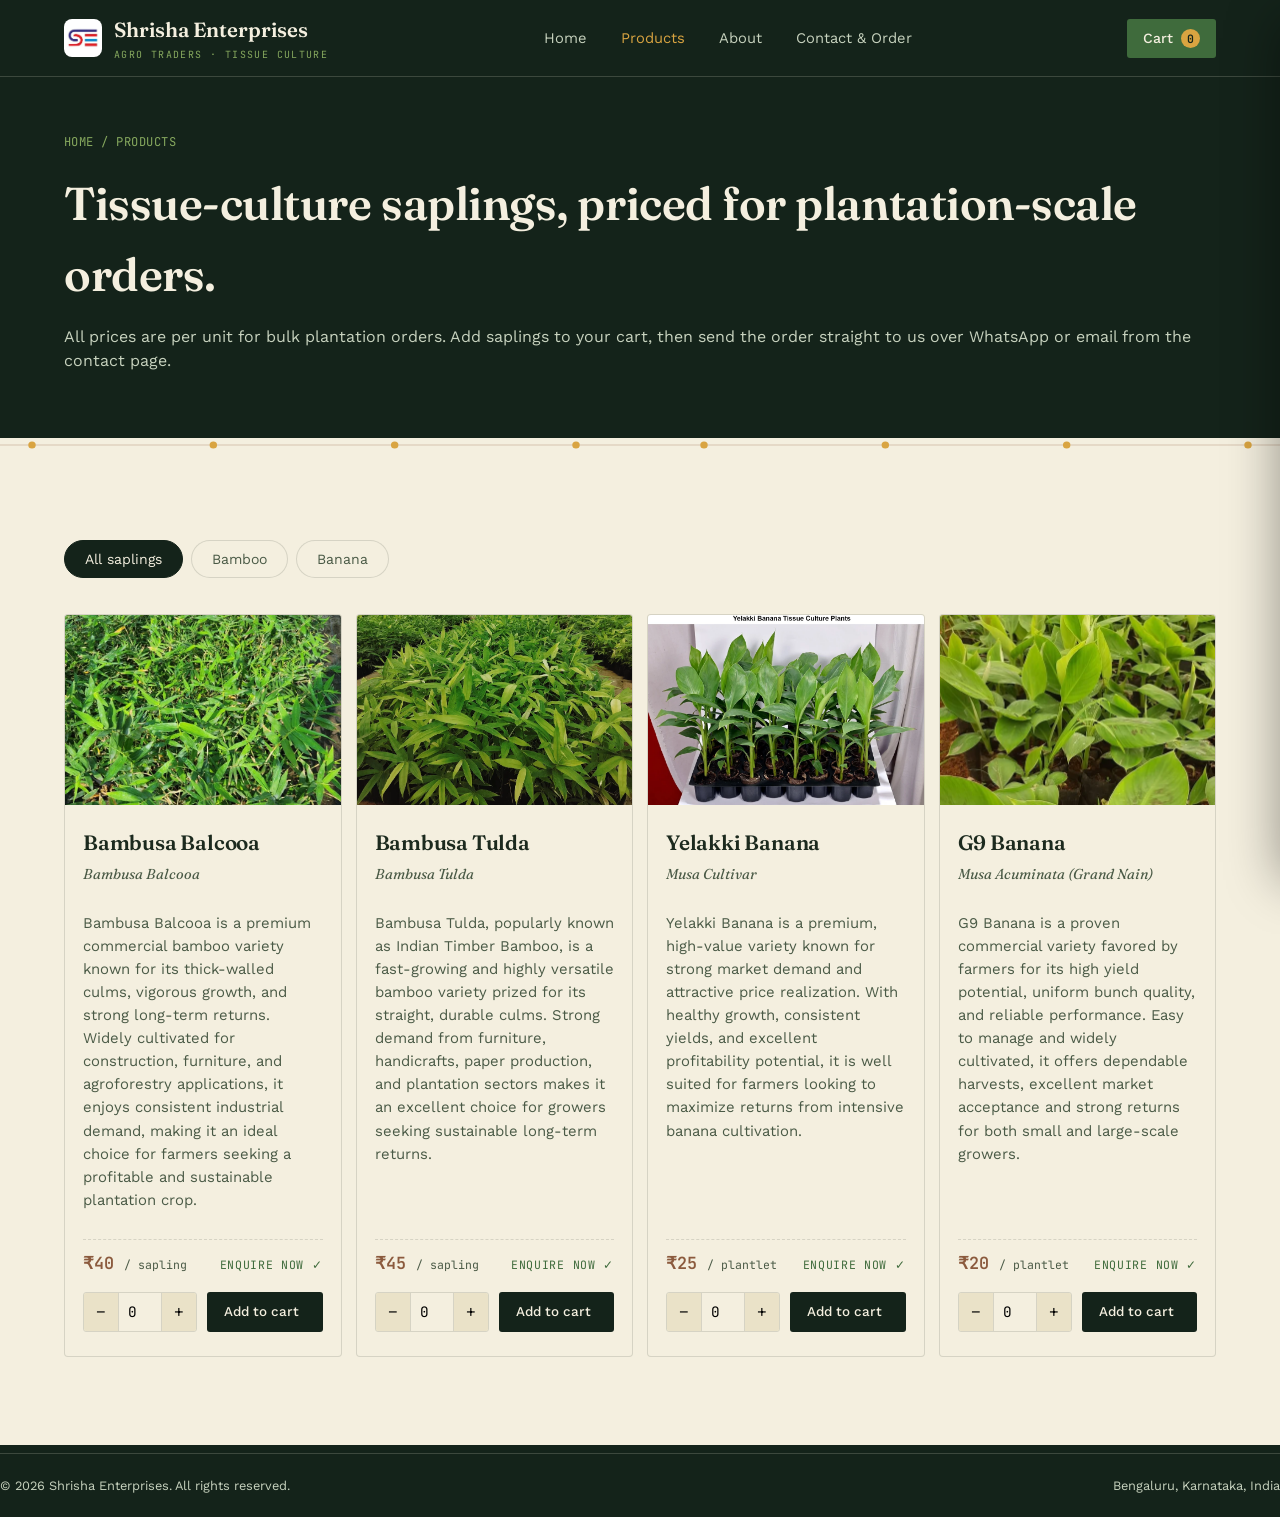
<file: products.html>
<!doctype html>
<html lang="en">
<head>
<!-- Google Tag Manager -->
<script>(function(w,d,s,l,i){w[l]=w[l]||[];w[l].push({'gtm.start':
new Date().getTime(),event:'gtm.js'});var f=d.getElementsByTagName(s)[0],
j=d.createElement(s),dl=l!='dataLayer'?'&l='+l:'';j.async=true;j.src=
'https://www.googletagmanager.com/gtm.js?id='+i+dl;f.parentNode.insertBefore(j,f);
})(window,document,'script','dataLayer','GTM-NHGCB5C5');</script>
<!-- End Google Tag Manager -->
<meta charset="UTF-8">
<meta name="viewport" content="width=device-width, initial-scale=1.0">
<title>Products — Bamboo &amp; Banana Saplings | Shrisha Enterprises</title>
<meta name="description" content="Order tissue-culture bamboo and banana saplings in bulk from Shrisha Enterprises. Beema, Balcooa, Tulda bamboo and Grand Naine, Red, Nendran banana varieties.">
<link rel="stylesheet" href="css/style.css">
</head>
<body>
<!-- Google Tag Manager (noscript) -->
<noscript><iframe src="https://www.googletagmanager.com/ns.html?id=GTM-NHGCB5C5"
height="0" width="0" style="display:none;visibility:hidden"></iframe></noscript>
<!-- End Google Tag Manager (noscript) -->

<nav class="site-nav">
  <div class="wrap">
    <a href="index.html" class="brand">
      <span class="brand-mark"><img src="images/brand/logo.jpg" alt="Shrisha Enterprises logo"></span>
      <span><span class="brand-text">Shrisha Enterprises</span><span class="brand-sub">Agro Traders · Tissue Culture</span></span>
    </a>
    <div class="nav-links">
      <a href="index.html">Home</a>
      <a href="products.html" class="active">Products</a>
      <a href="about.html">About</a>
      <a href="contact.html">Contact &amp; Order</a>
    </div>
    <button class="nav-cart" data-open-cart aria-label="Open cart">
      Cart <span class="count" data-cart-count>0</span>
    </button>
    <button class="nav-toggle" aria-label="Menu">
      <svg width="24" height="24" viewBox="0 0 24 24"><path d="M3 6h18M3 12h18M3 18h18" stroke="currentColor" stroke-width="2"/></svg>
    </button>
  </div>
</nav>

<header class="page-hero">
  <div class="wrap">
    <div class="breadcrumb">HOME / PRODUCTS</div>
    <h1>Tissue-culture saplings, priced for plantation-scale orders.</h1>
    <p>All prices are per unit for bulk plantation orders. Add saplings to your cart, then send the order straight to us over WhatsApp or email from the contact page.</p>
  </div>
</header>

<div class="culm-rule" aria-hidden="true">
  <svg viewBox="0 0 1200 14" preserveAspectRatio="none"><line x1="0" y1="7" x2="1200" y2="7" stroke="#8B5A3D" stroke-opacity="0.3" stroke-width="1"/>
    <g fill="#D9A441"><circle cx="30" cy="7" r="3.5"/><circle cx="200" cy="7" r="3.5"/><circle cx="370" cy="7" r="3.5"/><circle cx="540" cy="7" r="3.5"/><circle cx="660" cy="7" r="3.5"/><circle cx="830" cy="7" r="3.5"/><circle cx="1000" cy="7" r="3.5"/><circle cx="1170" cy="7" r="3.5"/></g>
  </svg>
</div>

<section class="section">
  <div class="wrap">
    <div class="tabs">
      <button class="tab active" data-filter="all">All saplings</button>
      <button class="tab" data-filter="bamboo" id="bamboo">Bamboo</button>
      <button class="tab" data-filter="banana" id="banana">Banana</button>
    </div>
    <div class="card-grid-4" id="product-grid"></div>
  </div>
</section>

<footer class="site-footer">
  <div class="wrap footer-bottom">
    <span>© 2026 Shrisha Enterprises. All rights reserved.</span>
    <span>Bengaluru, Karnataka, India</span>
  </div>
</footer>

<div class="cart-overlay"></div>
<div class="cart-drawer">
  <div class="cart-head"><h3>Your cart</h3><button class="cart-close" aria-label="Close cart">&times;</button></div>
  <div class="cart-items"></div>
  <div class="cart-foot">
    <div class="cart-total-row"><span>Estimated total</span><strong data-cart-total>₹0</strong></div>
    <a href="contact.html" class="btn btn-primary btn-block">Proceed to order</a>
  </div>
</div>

<script src="js/cart.js"></script>
<script>
  function renderGrid(filter){
    const list = filter === "all" ? PRODUCTS : PRODUCTS.filter(p => p.category === filter);
    document.getElementById("product-grid").innerHTML = list.map(p => `
      <div class="produce-card">
        <div class="produce-art">
          <div class="produce-tag">${p.tag}</div>
          <img src="${p.img}" alt="${p.name}" style="width:100%;height:100%;object-fit:cover;">
        </div>
        <div class="produce-body">
          <h3>${p.name}</h3>
          <div class="sci">${p.sci}</div>
          <p class="desc">${p.desc}</p>
          <div class="produce-meta">
            <div class="produce-price">₹${p.price} <span>/ ${p.unit}</span></div>
            <span class="mono" style="font-size:0.72rem; letter-spacing:0.06em; color:var(--bamboo); text-transform:uppercase;">Enquire now ✓</span>
          </div>
          <div class="produce-actions">
            <div class="qty-stepper">
              <button type="button" onclick="stepQty('${p.id}',-1)">−</button>
              <input type="number" min="0" value="0" id="qty-${p.id}">
              <button type="button" onclick="stepQty('${p.id}',1)">+</button>
            </div>
            <button class="btn btn-dark btn-small" style="flex:1" onclick="addFromGrid('${p.id}')">Add to cart</button>
          </div>
        </div>
      </div>
    `).join("");
  }

  function stepQty(id, dir){
    const input = document.getElementById(`qty-${id}`);
    const p = PRODUCTS.find(p=>p.id===id);
    let val = parseInt(input.value || 0, 10) + dir*10;
    if(val < 0) val = 0;
    input.value = val;
  }
  function addFromGrid(id){
    const input = document.getElementById(`qty-${id}`);
    const qty = parseInt(input.value, 10) || 0;
    if(qty <= 0) return;
    addToCart(id, qty);
  }

  document.querySelectorAll(".tab").forEach(tab=>{
    tab.addEventListener("click", ()=>{
      document.querySelectorAll(".tab").forEach(t=>t.classList.remove("active"));
      tab.classList.add("active");
      renderGrid(tab.dataset.filter);
    });
  });

  // open with hash filter if present (#bamboo / #banana)
  const hash = window.location.hash.replace("#","");
  if(hash === "bamboo" || hash === "banana"){
    document.querySelectorAll(".tab").forEach(t=>t.classList.toggle("active", t.dataset.filter === hash));
    renderGrid(hash);
  } else {
    renderGrid("all");
  }
</script>
</body>
</html>
</file>
<file: css/style.css>
/* ============================================================
   SHRISHA ENTERPRISES — Design System
   A nursery grown from tissue culture: precise in the lab,
   wild in the field. Palette pulled from bamboo groves,
   banana canopy, monsoon soil and turmeric markets.
============================================================ */

@import url('https://fonts.googleapis.com/css2?family=Fraunces:ital,opsz,wght@0,9..144,300;0,9..144,450;0,9..144,600;0,9..144,700;1,9..144,400;1,9..144,500&family=Work+Sans:wght@300;400;500;600;700&family=JetBrains+Mono:wght@400;500;600&display=swap');

:root{
  /* ---- color tokens ---- */
  --ink:        #14231A;   /* deep bamboo-grove night */
  --ink-soft:   #1D3326;   /* lifted panel on ink */
  --bamboo:     #3F6B3C;   /* mid culm green */
  --leaf:       #86A85E;   /* young banana leaf */
  --turmeric:   #D9A441;   /* turmeric / marigold gold */
  --clay:       #8B5A3D;   /* red-soil brown */
  --paper:      #F4EFDF;   /* warm nursery-tag ivory */
  --paper-dim:  #EAE2C8;
  --text-dark:  #1C2A1E;
  --text-soft:  #4A5A46;
  --text-light: #F4EFDF;
  --text-light-dim: #C7D2BE;
  --line-dark:  rgba(244,239,223,0.18);
  --line-light: rgba(28,42,30,0.14);

  /* ---- type ---- */
  --f-display: "Fraunces", serif;
  --f-body: "Work Sans", sans-serif;
  --f-mono: "JetBrains Mono", monospace;

  /* ---- layout ---- */
  --maxw: 1440px;
  --edge: clamp(20px, 5vw, 64px);
  --radius: 4px;
}

*,*::before,*::after{ box-sizing:border-box; }
html{ scroll-behavior:smooth; }
body{
  margin:0;
  background:var(--paper);
  color:var(--text-dark);
  font-family:var(--f-body);
  font-size:16px;
  line-height:1.55;
  -webkit-font-smoothing:antialiased;
}
img,svg{ display:block; max-width:100%; }
a{ color:inherit; text-decoration:none; }
ul{ margin:0; padding:0; list-style:none; }
button{ font-family:inherit; cursor:pointer; }
h1,h2,h3,h4{ font-family:var(--f-display); margin:0; font-weight:600; letter-spacing:-0.01em; }

@media (prefers-reduced-motion: reduce){
  *{ animation-duration:0.001ms !important; animation-iteration-count:1 !important; transition-duration:0.001ms !important; scroll-behavior:auto !important; }
}

/* ---------------- focus visibility ---------------- */
a:focus-visible, button:focus-visible, input:focus-visible, textarea:focus-visible, select:focus-visible{
  outline:2.5px solid var(--turmeric);
  outline-offset:2px;
}

/* ---------------- container ---------------- */
.wrap{ max-width:var(--maxw); margin:0 auto; padding:0 var(--edge); }

/* ================= NAV ================= */
.site-nav{
  position:sticky; top:0; z-index:50;
  background:var(--ink);
  border-bottom:1px solid var(--line-dark);
}
.site-nav .wrap{
  display:flex; align-items:center; justify-content:space-between;
  height:76px;
}
.brand{ display:flex; align-items:center; gap:12px; color:var(--text-light); }
.brand-mark{
  width:38px; height:38px; flex:none; display:flex; align-items:center; justify-content:center;
  background:#fff; border-radius:8px; overflow:hidden; padding:3px;
}
.brand-mark img{ width:100%; height:100%; object-fit:contain; }
.brand-text{ font-family:var(--f-display); font-size:1.28rem; font-weight:600; color:var(--text-light); }
.brand-sub{ display:block; font-family:var(--f-mono); font-size:0.62rem; letter-spacing:0.14em; text-transform:uppercase; color:var(--leaf); margin-top:1px; }

.nav-links{ display:flex; align-items:center; gap:2px; }
.nav-links a{
  color:var(--text-light-dim); font-size:0.92rem; padding:10px 16px; border-radius:3px;
  transition:color .18s ease, background .18s ease;
}
.nav-links a:hover{ color:var(--text-light); background:rgba(244,239,223,0.06); }
.nav-links a.active{ color:var(--turmeric); }

.nav-cart{
  display:flex; align-items:center; gap:8px;
  background:var(--bamboo); color:var(--text-light);
  border:none; padding:10px 16px; border-radius:3px; font-size:0.88rem; font-weight:500;
  transition:background .18s ease;
}
.nav-cart:hover{ background:#4C7C48; }
.nav-cart .count{
  background:var(--turmeric); color:var(--ink); font-family:var(--f-mono); font-weight:600;
  font-size:0.72rem; min-width:19px; height:19px; border-radius:50%;
  display:inline-flex; align-items:center; justify-content:center; padding:0 4px;
}
.nav-toggle{ display:none; }

@media (max-width: 860px){
  .nav-links{ display:none; }
  .nav-toggle{ display:inline-flex; background:none; border:none; color:var(--text-light); }
  .site-nav .wrap{ height:64px; }
}

/* ================= CULM RING DIVIDER (signature motif) ================= */
/* bamboo grows in ringed segments — used as section joins, timeline connectors, list markers */
.culm-rule{
  width:100%; height:14px; position:relative; overflow:hidden;
}
.culm-rule svg{ width:100%; height:100%; display:block; }

/* ================= HERO ================= */
.hero{
  background:
    radial-gradient(ellipse 900px 500px at 82% -10%, rgba(217,164,65,0.14), transparent 60%),
    linear-gradient(180deg, var(--ink) 0%, var(--ink) 100%);
  color:var(--text-light);
  position:relative;
  padding:88px 0 0;
  overflow:hidden;
}
.hero-grid{
  display:grid; grid-template-columns:1.05fr 0.95fr; gap:40px; align-items:center;
  padding-bottom:70px;
}
.eyebrow{
  font-family:var(--f-mono); font-size:0.72rem; letter-spacing:0.16em; text-transform:uppercase;
  color:var(--turmeric); display:flex; align-items:center; gap:10px; margin-bottom:22px;
}
.eyebrow::before{ content:""; width:26px; height:1px; background:var(--turmeric); display:inline-block; }

.hero h1{
  font-size:clamp(2.5rem, 4.6vw, 4.1rem); line-height:1.03; color:var(--text-light);
  max-width:44ch;
}
.hero h1 em{ font-style:italic; color:var(--leaf); font-weight:500; }
.hero p.lede{
  margin-top:24px; font-size:1.1rem; color:var(--text-light-dim); max-width:none; line-height:1.6;
}
.hero-ctas{ display:flex; gap:14px; margin-top:36px; flex-wrap:wrap; }

.btn{
  display:inline-flex; align-items:center; gap:9px;
  padding:14px 26px; border-radius:3px; font-size:0.95rem; font-weight:500;
  border:1px solid transparent; transition:transform .16s ease, background .16s ease, border-color .16s ease;
}
.btn:hover{ transform:translateY(-1px); }
.btn-primary{ background:var(--turmeric); color:var(--ink); }
.btn-primary:hover{ background:#E5B25C; }
.btn-outline{ border-color:var(--line-dark); color:var(--text-light); }
.btn-outline:hover{ border-color:var(--leaf); color:var(--leaf); }
.btn-dark{ background:var(--ink); color:var(--text-light); }
.btn-dark:hover{ background:var(--ink-soft); }
.btn-small{ padding:9px 16px; font-size:0.84rem; }
.btn-block{ width:100%; justify-content:center; }
.btn[disabled]{ opacity:0.45; cursor:not-allowed; transform:none; }

.hero-art{ position:relative; }

/* ================= TRUST STRIP ================= */
.trust-strip{
  background:var(--ink-soft); border-top:1px solid var(--line-dark);
}
.trust-strip .wrap{
  display:grid; grid-template-columns:repeat(4,1fr);
  padding:34px var(--edge);
}
.trust-item{ padding:0 22px; border-left:1px solid var(--line-dark); }
.trust-item:first-child{ border-left:none; padding-left:0; }
.trust-num{ font-family:var(--f-display); font-style:italic; font-size:1.9rem; color:var(--turmeric); }
.trust-label{ font-size:0.8rem; color:var(--text-light-dim); margin-top:4px; }

.hero-photo{
  background-size:cover;
  background-position:center;
  padding-bottom:0;
}
.hero-photo .hero-text-block{
  max-width:1280px;
  padding:20px 0 80px;
}
@media (max-width:860px){
  .hero-grid{ grid-template-columns:1fr; }
  .trust-strip .wrap{ grid-template-columns:repeat(2,1fr); row-gap:22px; }
  .trust-item:nth-child(3){ border-left:none; padding-left:0; }
}

/* ================= SECTION SCAFFOLDING ================= */
.section{ padding:88px 0; }
.section-tight{ padding:56px 0; }
.section-dark{ background:var(--ink); color:var(--text-light); }
.section-soft{ background:var(--paper-dim); }

.section-head{ max-width:none; margin-bottom:52px; }
.section-head .eyebrow{ color:var(--clay); }
.section-dark .section-head .eyebrow{ color:var(--turmeric); }
.section-head h2{ font-size:clamp(1.9rem,2.7vw,2.35rem); }
.section-head p{ margin-top:14px; color:var(--text-soft); font-size:1.03rem; }
.section-dark .section-head p{ color:var(--text-light-dim); }

/* ================= PRODUCT / FEATURE CARDS ================= */
.card-grid-2{ display:grid; grid-template-columns:1fr 1fr; gap:28px; }
.card-grid-3{ display:grid; grid-template-columns:repeat(3,1fr); gap:24px; }
.card-grid-4{ display:grid; grid-template-columns:repeat(4,1fr); gap:14px; }

.supply-split{ display:grid; grid-template-columns:0.85fr 1.3fr 0.85fr; gap:32px; align-items:center; }
.supply-split img{ max-width:320px; margin:0 auto; display:block; }
@media (max-width:860px){
  .supply-split{ grid-template-columns:1fr 1fr; gap:16px; row-gap:24px; }
  .supply-split > div:first-child{ order:1; }
  .supply-split > div:nth-child(2){ order:0; grid-column:1 / -1; }
  .supply-split > div:last-child{ order:2; }
  .supply-split img{ max-width:100%; }
}

.feature-card{
  background:var(--paper); border:1px solid var(--line-light); border-radius:var(--radius);
  padding:30px 26px;
}
.feature-card .fic{ width:40px; height:40px; margin-bottom:18px; }
.feature-card h3{ font-size:1.12rem; margin-bottom:8px; }
.feature-card p{ color:var(--text-soft); font-size:0.93rem; }

.produce-card{
  border:1px solid var(--line-light); border-radius:var(--radius); overflow:hidden;
  background:var(--paper); display:flex; flex-direction:column;
  transition:box-shadow .2s ease, transform .2s ease;
}
.produce-card:hover{ box-shadow:0 14px 34px -18px rgba(20,35,26,0.35); transform:translateY(-2px); }
.produce-art{ aspect-ratio:16/11; background:var(--paper-dim); position:relative; overflow:hidden; min-height:0; }
.produce-art img{ position:absolute; inset:0; width:100%; height:100%; object-fit:cover; display:block; }
.produce-art svg{ position:absolute; inset:0; width:100%; height:100%; }
.produce-tag{
  position:absolute; top:14px; left:14px; font-family:var(--f-mono); font-size:0.66rem;
  letter-spacing:0.08em; text-transform:uppercase; background:var(--ink); color:var(--turmeric);
  padding:5px 9px; border-radius:2px;
}
.produce-body{ padding:22px 18px 24px; display:flex; flex-direction:column; gap:12px; flex:1; }
.produce-body h3{ font-size:1.3rem; }
.produce-body .sci{ font-family:var(--f-display); font-style:italic; color:var(--text-soft); font-size:0.9rem; margin-top:-8px; }
.produce-body p.desc{ color:var(--text-soft); font-size:0.93rem; }
.produce-meta{ display:flex; align-items:baseline; justify-content:space-between; padding-top:10px; border-top:1px dashed var(--line-light); margin-top:auto; }
.produce-price{ font-family:var(--f-mono); font-size:1.05rem; font-weight:600; color:var(--clay); white-space:nowrap; flex-shrink:0; }
.produce-price span{ font-size:0.72rem; color:var(--text-soft); font-weight:400; }
.produce-actions{ display:flex; gap:10px; margin-top:4px; }

.qty-stepper{
  display:flex; align-items:center; border:1px solid var(--line-light); border-radius:3px; overflow:hidden;
}
.qty-stepper button{ background:var(--paper-dim); border:none; width:34px; height:38px; font-size:1rem; }
.qty-stepper button:hover{ background:var(--leaf); color:#fff; }
.qty-stepper input{
  width:44px; text-align:center; border:none; border-left:1px solid var(--line-light); border-right:1px solid var(--line-light);
  height:38px; font-family:var(--f-mono); font-size:0.9rem; background:var(--paper);
}

/* ================= PROCESS / CULM TIMELINE ================= */
.timeline{ display:grid; grid-template-columns:repeat(4,1fr); gap:0; position:relative; }
.tl-step{ position:relative; padding:0 22px 0 0; }
.tl-node{
  width:52px; height:52px; border-radius:50%; background:var(--ink-soft); border:1.5px solid var(--leaf);
  display:flex; align-items:center; justify-content:center; font-family:var(--f-mono); color:var(--turmeric);
  font-size:0.95rem; margin-bottom:20px;
}
.tl-step h4{ font-size:1.05rem; color:var(--text-light); margin-bottom:8px; }
.tl-step p{ font-size:0.88rem; color:var(--text-light-dim); }
.tl-connector{ position:absolute; top:26px; left:52px; right:-22px; height:2px; }
.tl-connector svg{ width:100%; height:100%; }
.tl-step:last-child .tl-connector{ display:none; }

@media (max-width:900px){
  .timeline{ grid-template-columns:1fr; gap:36px; }
  .tl-connector{ display:none; }
}

/* ================= CTA STRIP ================= */
.cta-strip{
  background:linear-gradient(120deg, var(--bamboo), var(--ink-soft) 70%);
  color:var(--text-light); border-radius:6px; padding:52px 56px;
  display:flex; align-items:center; justify-content:space-between; gap:30px; flex-wrap:wrap;
}
.cta-strip h3{ font-size:1.7rem; max-width:20ch; }
.cta-strip p{ color:var(--text-light-dim); margin-top:8px; max-width:40ch; }

/* ================= FOOTER ================= */
.site-footer{ background:var(--ink); color:var(--text-light-dim); padding-top:8px; }
.footer-grid{
  display:grid; grid-template-columns:1.3fr 1fr 1fr 1.1fr; gap:36px; padding-bottom:48px;
  border-bottom:1px solid var(--line-dark);
}
.footer-grid h5{
  font-family:var(--f-mono); font-size:0.72rem; text-transform:uppercase; letter-spacing:0.12em;
  color:var(--leaf); margin-bottom:16px; font-weight:600;
}
.footer-grid li{ margin-bottom:10px; font-size:0.9rem; }
.footer-grid a:hover{ color:var(--text-light); }
.footer-bottom{
  display:flex; justify-content:space-between; align-items:center; padding:22px 0; font-size:0.8rem;
  flex-wrap:wrap; gap:10px; border-top:1px solid var(--line-dark);
}

/* ================= FORMS ================= */
.field{ margin-bottom:18px; }
.field label{ display:block; font-size:0.84rem; margin-bottom:7px; color:var(--text-soft); font-weight:500; }
.section-dark .field label{ color:var(--text-light-dim); }
.field input, .field textarea, .field select{
  width:100%; padding:12px 14px; border:1px solid var(--line-light); border-radius:3px;
  font-family:var(--f-body); font-size:0.95rem; background:var(--paper); color:var(--text-dark);
}
.section-dark .field input, .section-dark .field textarea, .section-dark .field select{
  background:var(--ink-soft); border-color:var(--line-dark); color:var(--text-light);
}
.field textarea{ resize:vertical; min-height:100px; }
.field-row{ display:grid; grid-template-columns:1fr 1fr; gap:16px; }

/* ================= CART DRAWER ================= */
.cart-overlay{
  position:fixed; inset:0; background:rgba(20,35,26,0.5); z-index:90; opacity:0; pointer-events:none;
  transition:opacity .22s ease;
}
.cart-overlay.open{ opacity:1; pointer-events:auto; }
.cart-drawer{
  position:fixed; top:0; right:0; height:100%; width:min(420px,92vw); background:var(--paper);
  z-index:91; box-shadow:-20px 0 50px -20px rgba(0,0,0,0.4);
  transform:translateX(100%); transition:transform .28s ease; display:flex; flex-direction:column;
}
.cart-drawer.open{ transform:translateX(0); }
.cart-head{
  display:flex; align-items:center; justify-content:space-between; padding:22px 24px; border-bottom:1px solid var(--line-light);
}
.cart-head h3{ font-size:1.2rem; }
.cart-close{ background:none; border:none; font-size:1.3rem; color:var(--text-soft); line-height:1; }
.cart-items{ flex:1; overflow-y:auto; padding:12px 24px; }
.cart-line{
  display:flex; gap:12px; padding:16px 0; border-bottom:1px dashed var(--line-light);
}
.cart-line-art{ width:56px; height:56px; border-radius:3px; background:var(--paper-dim); flex:none; overflow:hidden; }
.cart-line-info{ flex:1; }
.cart-line-info h4{ font-family:var(--f-body); font-size:0.95rem; font-weight:600; }
.cart-line-meta{ font-family:var(--f-mono); font-size:0.78rem; color:var(--text-soft); margin-top:2px; }
.cart-line-remove{ background:none; border:none; font-size:0.78rem; color:var(--clay); text-decoration:underline; margin-top:6px; }
.cart-empty{ padding:60px 10px; text-align:center; color:var(--text-soft); }
.cart-foot{ padding:20px 24px 26px; border-top:1px solid var(--line-light); }
.cart-total-row{ display:flex; justify-content:space-between; font-size:1.05rem; margin-bottom:16px; }
.cart-total-row strong{ font-family:var(--f-mono); }

.check-list{ list-style:none; padding:0; margin:0; }
.check-list li{ font-size:0.93rem; color:var(--text-soft); padding:6px 0; display:flex; gap:9px; align-items:flex-start; }
.check-list li::before{ content:"✓"; color:var(--bamboo); font-weight:700; flex:none; }

/* ================= UTILITY ================= */
.mono{ font-family:var(--f-mono); }
.note{ font-size:0.82rem; color:var(--text-soft); }
.page-hero{
  background:var(--ink); color:var(--text-light); padding:56px 0 48px;
}
.page-hero h1{ font-size:clamp(2rem,3.6vw,2.9rem); color:var(--text-light); max-width:none; }
.page-hero p{ color:var(--text-light-dim); margin-top:14px; max-width:none; }
.breadcrumb{ font-family:var(--f-mono); font-size:0.76rem; color:var(--leaf); margin-bottom:16px; letter-spacing:0.04em; }

.tabs{ display:flex; gap:8px; margin-bottom:36px; flex-wrap:wrap; }
.tab{
  padding:10px 20px; border:1px solid var(--line-light); border-radius:30px; font-size:0.88rem;
  background:var(--paper); color:var(--text-soft); transition:all .15s ease;
}
.tab.active{ background:var(--ink); color:var(--text-light); border-color:var(--ink); }
.tab:hover:not(.active){ border-color:var(--bamboo); color:var(--bamboo); }

.info-card{
  background:var(--paper); border:1px solid var(--line-light); border-radius:var(--radius); padding:26px;
}
.info-card h4{ font-size:0.98rem; margin-bottom:6px; }
.info-card p{ font-size:0.9rem; color:var(--text-soft); }

.map-frame{ border:1px solid var(--line-light); border-radius:var(--radius); overflow:hidden; }
.map-frame iframe{ width:100%; height:100%; border:0; display:block; }

/* Order confirmation banner */
.toast{
  position:fixed; bottom:24px; left:50%; transform:translate(-50%, 20px);
  background:var(--ink); color:var(--text-light); padding:14px 22px; border-radius:4px;
  font-size:0.9rem; opacity:0; pointer-events:none; transition:all .25s ease; z-index:99;
  border:1px solid var(--leaf);
}
.toast.show{ opacity:1; transform:translate(-50%,0); }

@media (max-width:900px){
  .card-grid-2, .card-grid-3, .card-grid-4{ grid-template-columns:1fr 1fr; }
  .cta-strip{ padding:40px 28px; }
  .footer-grid{ grid-template-columns:1fr 1fr; }
}
@media (max-width:600px){
  .card-grid-2, .card-grid-3, .card-grid-4{ grid-template-columns:1fr; }
  .field-row{ grid-template-columns:1fr; }
  .footer-grid{ grid-template-columns:1fr; }
  .footer-bottom{ flex-direction:column; align-items:flex-start; }
}
</file>
